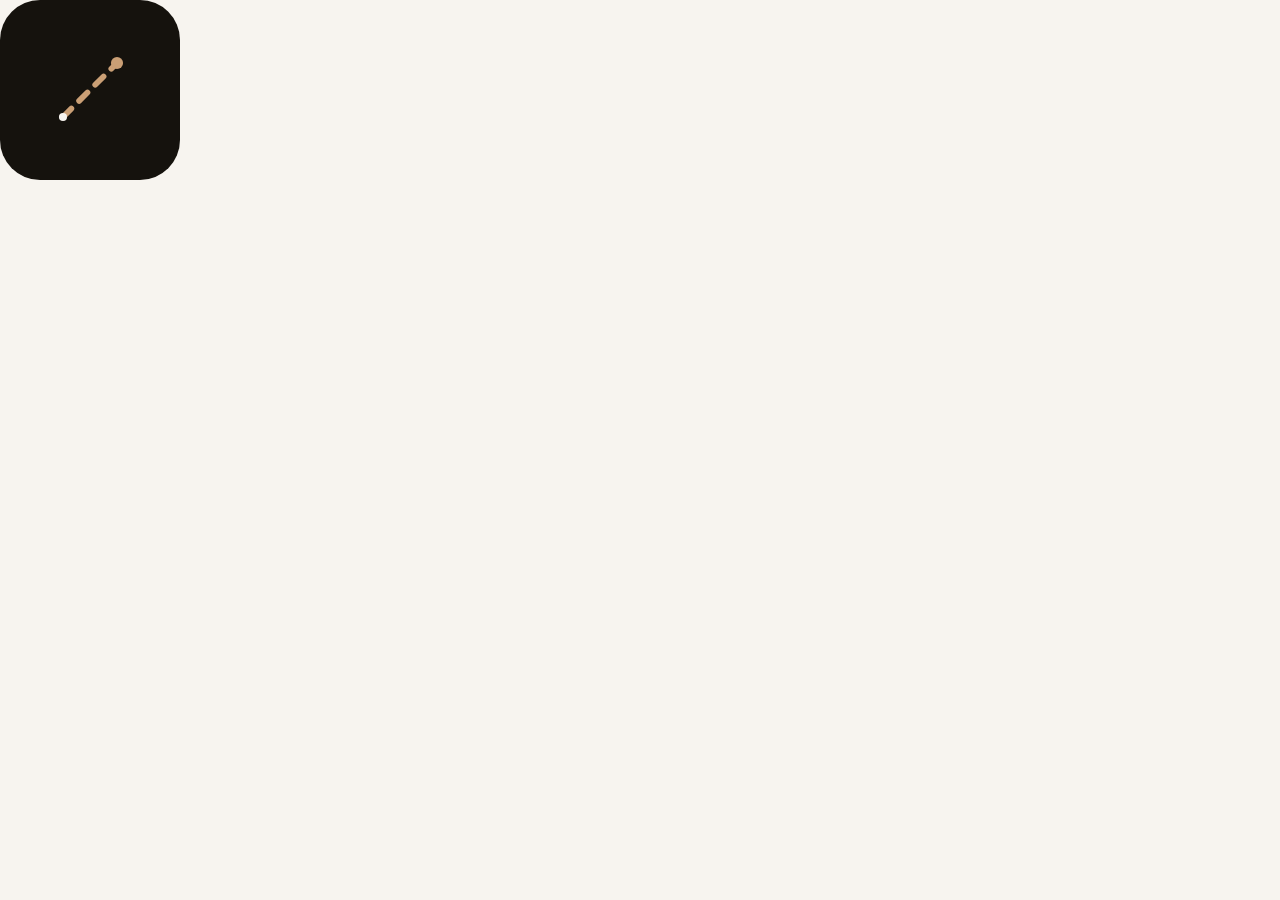
<file: tools/icon.html>
<!DOCTYPE html>
<html lang="ru">
<head>
<meta charset="utf-8">
<style>
  * { margin: 0; box-sizing: border-box; }
  html, body { width: 180px; height: 180px; background: #f7f4ef; }
  body { display: grid; place-items: center; }
  .icon {
    width: 180px;
    height: 180px;
    border-radius: 40px;
    background: #15120d;
    display: grid;
    place-items: center;
  }
  svg { width: 108px; height: 108px; }
</style>
</head>
<body>
  <div class="icon">
    <svg viewBox="0 0 64 64" xmlns="http://www.w3.org/2000/svg" aria-hidden="true">
      <path d="M16 48 48 16" stroke="#ca9f75" stroke-width="3.4" stroke-linecap="round" stroke-dasharray="7 6.5" fill="none"/>
      <circle cx="48" cy="16" r="3.6" fill="#ca9f75"/>
      <circle cx="16" cy="48" r="2.4" fill="#f7f4ef"/>
    </svg>
  </div>
</body>
</html>
</file>
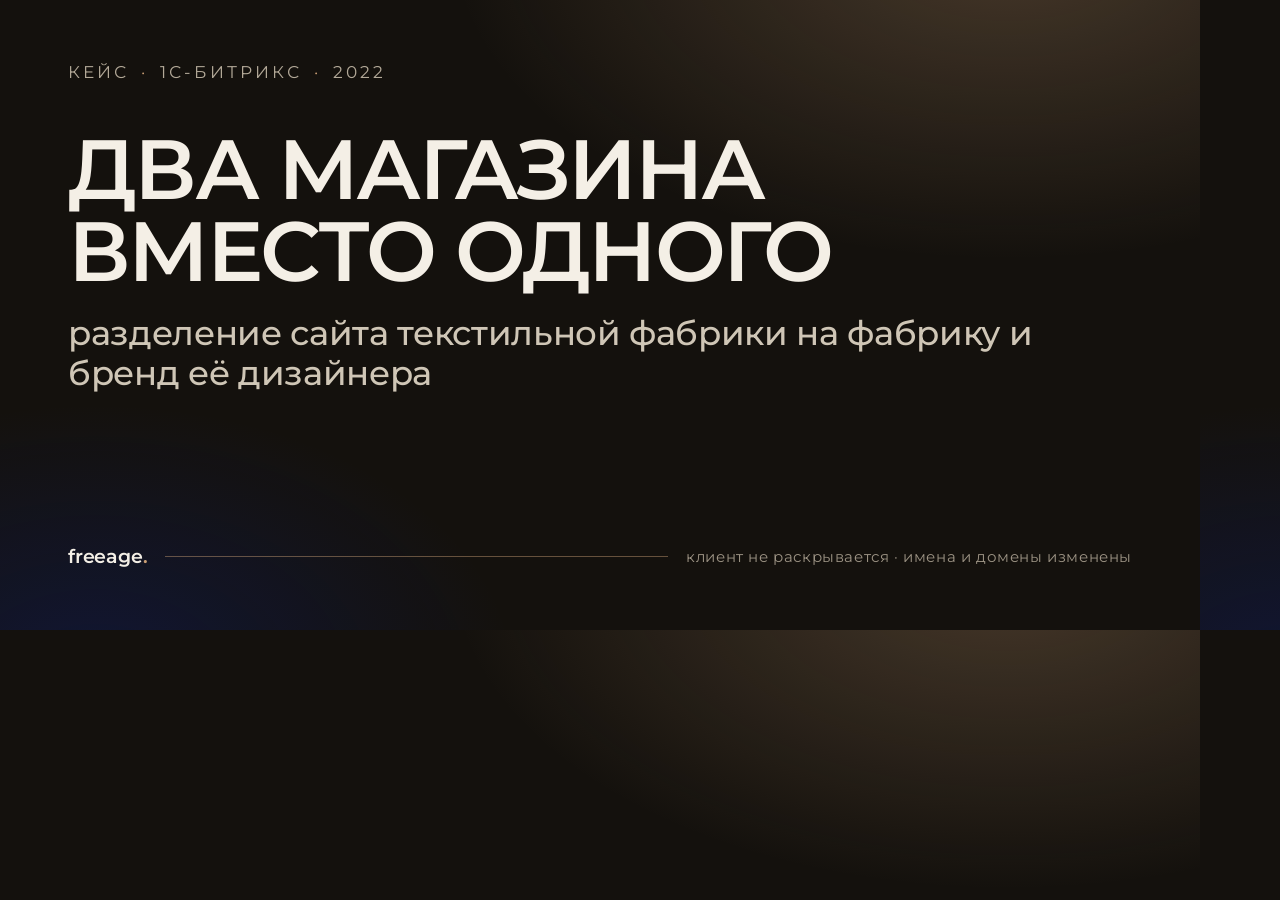
<file: tools/og-card.html>
<!DOCTYPE html>
<html lang="ru">
<head>
<meta charset="utf-8">
<style>
  @font-face {
    font-family: "Montserrat";
    src: url("../assets/fonts/montserrat-cyrillic.woff2") format("woff2");
    font-weight: 100 900;
    font-display: block;
    unicode-range: U+0301, U+0400-045F, U+0490-0491, U+04B0-04B1, U+2116;
  }
  @font-face {
    font-family: "Montserrat";
    src: url("../assets/fonts/montserrat-latin.woff2") format("woff2");
    font-weight: 100 900;
    font-display: block;
    unicode-range: U+0000-00FF, U+0131, U+0152-0153, U+02BB-02BC, U+02C6, U+02DA, U+02DC,
      U+0304, U+0308, U+0329, U+2000-206F, U+20AC, U+2122;
  }

  * { margin: 0; box-sizing: border-box; }

  html, body {
    width: 1200px;
    height: 630px;
    overflow: hidden;
  }

  body {
    font-family: "Montserrat", sans-serif;
    background:
      radial-gradient(900px 520px at 84% -10%, rgba(202, 159, 117, 0.28), transparent 62%),
      radial-gradient(700px 460px at 8% 108%, rgba(4, 41, 193, 0.22), transparent 60%),
      #14110d;
    color: #f4efe6;
    padding: 62px 68px;
    display: flex;
    flex-direction: column;
  }

  .top {
    display: flex;
    align-items: center;
    gap: 12px;
    font-size: 17px;
    letter-spacing: 0.18em;
    text-transform: uppercase;
    color: #b3a998;
  }

  .dot { color: #ca9f75; }

  h1 {
    margin-top: 46px;
    font-size: 84px;
    font-weight: 600;
    line-height: 0.98;
    letter-spacing: -0.03em;
    text-transform: uppercase;
  }

  h1 .sub {
    display: block;
    margin-top: 20px;
    font-size: 34px;
    font-weight: 500;
    line-height: 1.2;
    letter-spacing: -0.01em;
    text-transform: none;
    color: #cfc6b6;
  }

  .bottom {
    display: flex;
    align-items: center;
    gap: 18px;
    margin-top: auto;
    font-size: 19px;
    color: #b3a998;
  }

  .brand {
    color: #f4efe6;
    font-weight: 600;
    letter-spacing: -0.01em;
  }

  .rule {
    flex: 1;
    height: 1px;
    background: rgba(202, 159, 117, 0.45);
  }

  .sites {
    font-size: 15px;
    letter-spacing: 0.04em;
    color: #9c9384;
  }
</style>
</head>
<body>
  <div class="top">
    <span>Кейс</span><span class="dot">·</span><span>1С-Битрикс</span><span class="dot">·</span><span>2022</span>
  </div>

  <h1>
    Два магазина<br>вместо одного
    <span class="sub">разделение сайта текстильной фабрики на фабрику и бренд её дизайнера</span>
  </h1>

  <div class="bottom">
    <span class="brand">freeage<span class="dot">.</span></span>
    <span class="rule"></span>
    <span class="sites">клиент не раскрывается · имена и домены изменены</span>
  </div>
</body>
</html>
</file>
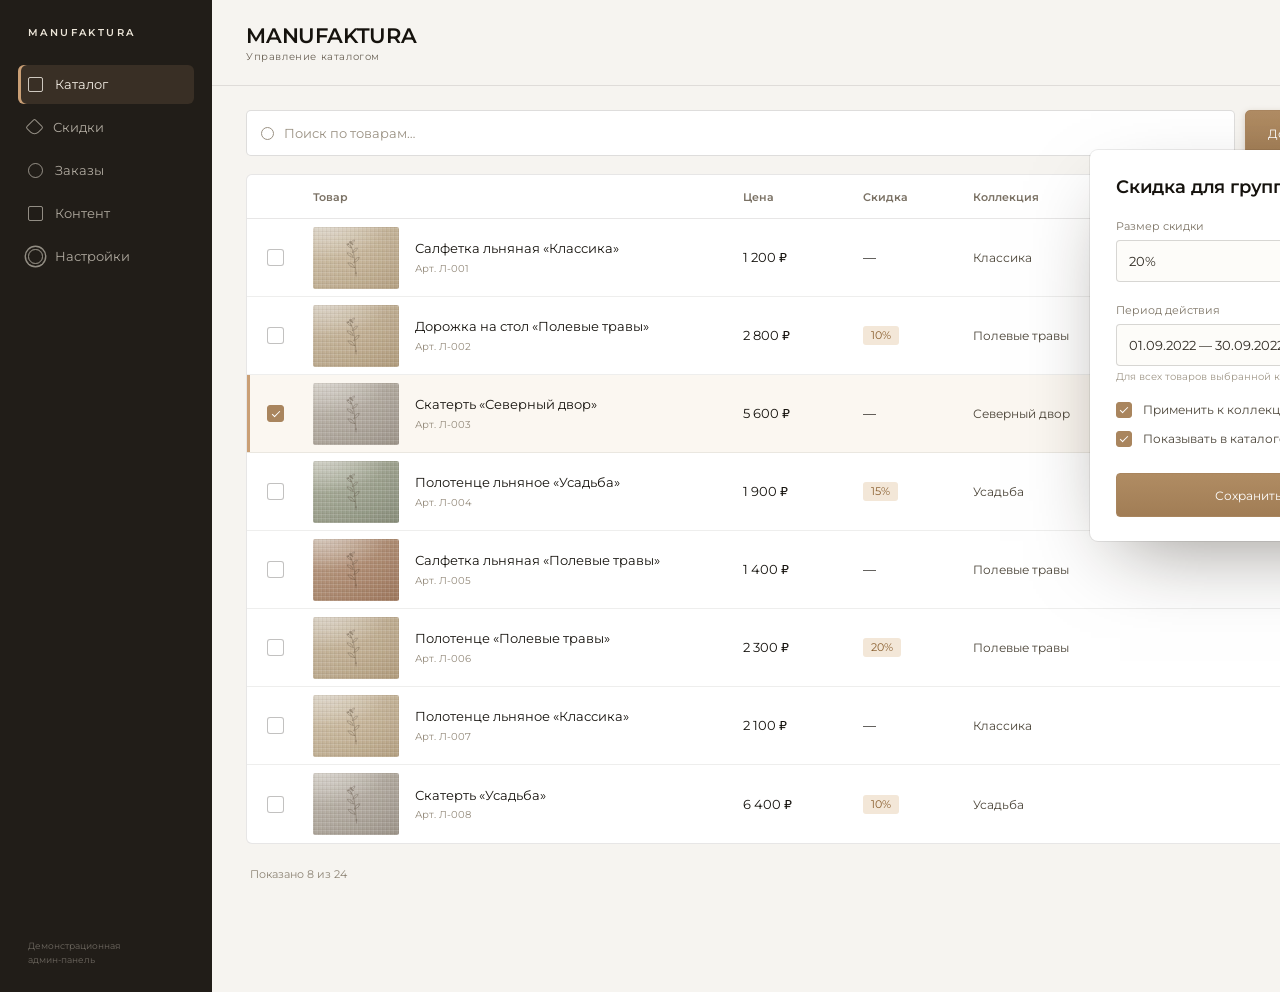
<file: tools/mockups/admin-discounts.html>
<!DOCTYPE html>
<html lang="ru">
<head>
<meta charset="utf-8">
<title>admin-discounts</title>
<link rel="stylesheet" href="mock.css">
<style>
  html, body { width: 1586px; height: 992px; }

  .app { display: flex; height: 100%; background: #f6f4f0; }

  /* ---------- sidebar ---------- */
  .side {
    display: flex;
    flex-direction: column;
    flex: none;
    width: 212px;
    padding: 26px 18px;
    background: #211d18;
    color: #ece5d8;
  }

  .side__brand {
    padding: 0 10px 26px;
    font-size: 10px;
    font-weight: 600;
    letter-spacing: 0.24em;
  }

  .side__nav { display: flex; flex-direction: column; gap: 4px; }

  .side__item {
    display: flex;
    align-items: center;
    gap: 12px;
    padding: 12px 10px;
    border-radius: 6px;
    font-size: 12.5px;
    color: rgba(236, 229, 216, 0.7);
  }

  .side__item.is-active {
    background: rgba(202, 159, 117, 0.14);
    color: #f4efe6;
    box-shadow: inset 3px 0 0 #ca9f75;
  }

  .side__icon {
    position: relative;
    width: 15px;
    height: 15px;
    border: 1.4px solid currentColor;
    border-radius: 2px;
    opacity: 0.8;
  }

  .side__icon--round { border-radius: 50%; }
  .side__icon--tag { border-radius: 2px 2px 2px 6px; transform: rotate(-45deg); width: 13px; height: 13px; }
  .side__icon--gear { border-radius: 50%; box-shadow: 0 0 0 2px #211d18, 0 0 0 3.4px currentColor; }

  .side__foot {
    margin-top: auto;
    padding: 0 10px;
    font-size: 9px;
    line-height: 1.5;
    color: rgba(236, 229, 216, 0.38);
  }

  /* ---------- main ---------- */
  .main { position: relative; flex: 1; min-width: 0; background: #f6f4f0; }

  .top {
    display: flex;
    align-items: center;
    height: 86px;
    padding: 0 34px;
    border-bottom: 1px solid rgba(21, 18, 13, 0.1);
  }

  .top__title { font-size: 21px; font-weight: 600; letter-spacing: -0.01em; }
  .top__sub { margin-top: 2px; font-size: 10px; letter-spacing: 0.06em; color: var(--muted); }

  .top__right { display: flex; align-items: center; gap: 18px; margin-left: auto; }

  .top__bell {
    position: relative;
    width: 18px;
    height: 18px;
    border: 1.5px solid var(--ink-soft);
    border-radius: 50% 50% 40% 40%;
    opacity: 0.55;
  }

  .avatar {
    display: grid;
    place-items: center;
    width: 34px;
    height: 34px;
    border-radius: 50%;
    background: #e2d6c4;
    border: 1px solid rgba(21, 18, 13, 0.12);
    font-size: 10px;
    font-weight: 600;
    color: #6b5535;
  }

  .content { padding: 24px 34px 0; }

  .toolbar { display: flex; gap: 10px; align-items: center; margin-bottom: 18px; }

  .search {
    display: flex;
    align-items: center;
    gap: 10px;
    flex: 1;
    height: 46px;
    padding: 0 14px;
    border: 1px solid rgba(21, 18, 13, 0.14);
    border-radius: 5px;
    background: #fff;
    font-size: 12.5px;
    color: #9a9183;
  }

  .search__icon {
    width: 13px;
    height: 13px;
    border: 1.6px solid #9a9183;
    border-radius: 50%;
  }

  .tbtn {
    display: inline-flex;
    align-items: center;
    justify-content: center;
    height: 46px;
    padding: 0 22px;
    border: 1px solid rgba(21, 18, 13, 0.16);
    border-radius: 5px;
    background: #fff;
    font-size: 12px;
    color: var(--ink-soft);
    white-space: nowrap;
  }

  .tbtn--accent {
    border-color: #a9855e;
    background: linear-gradient(180deg, #b08c63, #a17d55);
    color: #fff;
    box-shadow: 0 2px 6px rgba(120, 88, 52, 0.25);
  }

  .tbtn--icon { width: 46px; padding: 0; }

  /* ---------- table ---------- */
  .table {
    overflow: hidden;
    border: 1px solid rgba(21, 18, 13, 0.1);
    border-radius: 6px;
    background: #fff;
  }

  .thead,
  .trow {
    display: grid;
    grid-template-columns: 46px 430px 120px 110px 1fr;
    align-items: center;
    padding: 0 20px;
  }

  .thead {
    height: 44px;
    border-bottom: 1px solid rgba(21, 18, 13, 0.1);
    font-size: 11px;
    font-weight: 600;
    color: #7a7164;
  }

  .trow {
    height: 78px;
    border-bottom: 1px solid rgba(21, 18, 13, 0.07);
    font-size: 12.5px;
  }

  .trow:last-child { border-bottom: 0; }
  .trow.is-selected { background: #fbf7f1; box-shadow: inset 3px 0 0 #ca9f75; }

  .check {
    display: grid;
    place-items: center;
    width: 17px;
    height: 17px;
    border: 1.4px solid rgba(21, 18, 13, 0.26);
    border-radius: 3px;
    background: #fff;
  }

  .check.is-on { border-color: #a9855e; background: #a9855e; }
  .check.is-on::after {
    content: "";
    width: 8px;
    height: 4px;
    margin-top: -2px;
    border-left: 1.6px solid #fff;
    border-bottom: 1.6px solid #fff;
    transform: rotate(-45deg);
  }

  .product { display: flex; align-items: center; gap: 16px; }

  .pthumb { width: 86px; height: 62px; flex: none; }
  .pthumb .sprig { width: 40%; height: 66%; }

  .pname { font-size: 13px; line-height: 1.3; }
  .part { margin-top: 5px; font-size: 10px; color: #948a7b; }

  .badge {
    display: inline-block;
    padding: 3px 8px;
    border-radius: 3px;
    background: #f3e7d8;
    font-size: 10.5px;
    color: #8a5f2f;
  }

  .collection { font-size: 12px; color: #4b4438; }

  /* ---------- modal ---------- */
  .modal {
    position: absolute;
    top: 150px;
    right: 62px;
    width: 434px;
    padding: 26px 26px 24px;
    border-radius: 8px;
    background: #fff;
    box-shadow: 0 30px 80px -30px rgba(30, 22, 12, 0.5), 0 0 0 1px rgba(21, 18, 13, 0.08);
  }

  .modal__head { display: flex; align-items: flex-start; justify-content: space-between; }
  .modal__title { font-size: 18px; font-weight: 600; letter-spacing: -0.01em; }

  .modal__close {
    display: grid;
    place-items: center;
    width: 22px;
    height: 22px;
    color: #8d8475;
    font-size: 14px;
  }

  .modal__label { margin: 22px 0 7px; font-size: 10.5px; color: #7d7466; }

  .modal__input {
    display: flex;
    align-items: center;
    justify-content: space-between;
    height: 42px;
    padding: 0 12px;
    border: 1px solid rgba(21, 18, 13, 0.16);
    border-radius: 4px;
    background: #fdfcf9;
    font-size: 12.5px;
    color: #2f2a22;
  }

  .modal__hint { margin-top: 5px; font-size: 9.5px; color: #a0988a; }

  .cal {
    width: 13px;
    height: 13px;
    border: 1.4px solid #8d8475;
    border-radius: 2px;
    box-shadow: inset 0 4px 0 #8d8475;
  }

  .opts { display: flex; flex-direction: column; gap: 13px; margin-top: 20px; }

  .opt { display: flex; align-items: center; gap: 11px; font-size: 11.5px; color: #4b4438; }

  .opt .check { width: 16px; height: 16px; }

  .modal__actions { display: flex; gap: 10px; margin-top: 26px; }

  .mbtn {
    display: grid;
    place-items: center;
    height: 44px;
    border: 1px solid rgba(21, 18, 13, 0.16);
    border-radius: 4px;
    background: #fff;
    font-size: 12px;
    color: #4b4438;
  }

  .mbtn--primary {
    flex: 1;
    border-color: #a9855e;
    background: linear-gradient(180deg, #b08c63, #a17d55);
    color: #fff;
  }

  .mbtn--ghost { width: 108px; }

  .pager {
    display: flex;
    align-items: center;
    justify-content: space-between;
    padding: 16px 4px;
    font-size: 11px;
    color: #8d8475;
  }

  .pager__pages { display: flex; gap: 6px; }

  .pager__pages i {
    display: grid;
    place-items: center;
    width: 28px;
    height: 28px;
    border: 1px solid rgba(21, 18, 13, 0.14);
    border-radius: 4px;
    font-style: normal;
    font-size: 10.5px;
  }

  .pager__pages i.is-on {
    border-color: #211d18;
    background: #211d18;
    color: #f4efe6;
  }
</style>
</head>
<body>
  <div class="app">
    <aside class="side">
      <p class="side__brand">MANUFAKTURA</p>
      <nav class="side__nav">
        <span class="side__item is-active"><i class="side__icon"></i>Каталог</span>
        <span class="side__item"><i class="side__icon side__icon--tag"></i>Скидки</span>
        <span class="side__item"><i class="side__icon side__icon--round"></i>Заказы</span>
        <span class="side__item"><i class="side__icon"></i>Контент</span>
        <span class="side__item"><i class="side__icon side__icon--gear"></i>Настройки</span>
      </nav>
      <p class="side__foot">Демонстрационная<br>админ-панель</p>
    </aside>

    <div class="main">
      <div class="top">
        <div>
          <p class="top__title">MANUFAKTURA</p>
          <p class="top__sub">Управление каталогом</p>
        </div>
        <div class="top__right">
          <i class="top__bell"></i>
          <span class="avatar">АД</span>
        </div>
      </div>

      <div class="content">
        <div class="toolbar">
          <div class="search"><i class="search__icon"></i>Поиск по товарам…</div>
          <span class="tbtn tbtn--accent">Добавить товар</span>
          <span class="tbtn">Импорт</span>
          <span class="tbtn tbtn--icon">···</span>
        </div>

        <div class="table">
          <div class="thead">
            <span></span>
            <span>Товар</span>
            <span>Цена</span>
            <span>Скидка</span>
            <span>Коллекция</span>
          </div>

          <div class="trow">
            <span class="check"></span>
            <div class="product">
              <span class="thumb pthumb linen tone-sand"><span class="sprig"></span></span>
              <div><p class="pname">Салфетка льняная «Классика»</p><p class="part">Арт. Л-001</p></div>
            </div>
            <span>1 200 ₽</span>
            <span>—</span>
            <span class="collection">Классика</span>
          </div>

          <div class="trow">
            <span class="check"></span>
            <div class="product">
              <span class="thumb pthumb linen tone-linen"><span class="sprig"></span></span>
              <div><p class="pname">Дорожка на стол «Полевые травы»</p><p class="part">Арт. Л-002</p></div>
            </div>
            <span>2 800 ₽</span>
            <span><span class="badge">10%</span></span>
            <span class="collection">Полевые травы</span>
          </div>

          <div class="trow is-selected">
            <span class="check is-on"></span>
            <div class="product">
              <span class="thumb pthumb linen tone-ash"><span class="sprig"></span></span>
              <div><p class="pname">Скатерть «Северный двор»</p><p class="part">Арт. Л-003</p></div>
            </div>
            <span>5 600 ₽</span>
            <span>—</span>
            <span class="collection">Северный двор</span>
          </div>

          <div class="trow">
            <span class="check"></span>
            <div class="product">
              <span class="thumb pthumb linen tone-sage"><span class="sprig"></span></span>
              <div><p class="pname">Полотенце льняное «Усадьба»</p><p class="part">Арт. Л-004</p></div>
            </div>
            <span>1 900 ₽</span>
            <span><span class="badge">15%</span></span>
            <span class="collection">Усадьба</span>
          </div>

          <div class="trow">
            <span class="check"></span>
            <div class="product">
              <span class="thumb pthumb linen tone-clay"><span class="sprig"></span></span>
              <div><p class="pname">Салфетка льняная «Полевые травы»</p><p class="part">Арт. Л-005</p></div>
            </div>
            <span>1 400 ₽</span>
            <span>—</span>
            <span class="collection">Полевые травы</span>
          </div>

          <div class="trow">
            <span class="check"></span>
            <div class="product">
              <span class="thumb pthumb linen tone-linen"><span class="sprig"></span></span>
              <div><p class="pname">Полотенце «Полевые травы»</p><p class="part">Арт. Л-006</p></div>
            </div>
            <span>2 300 ₽</span>
            <span><span class="badge">20%</span></span>
            <span class="collection">Полевые травы</span>
          </div>

          <div class="trow">
            <span class="check"></span>
            <div class="product">
              <span class="thumb pthumb linen tone-sand"><span class="sprig"></span></span>
              <div><p class="pname">Полотенце льняное «Классика»</p><p class="part">Арт. Л-007</p></div>
            </div>
            <span>2 100 ₽</span>
            <span>—</span>
            <span class="collection">Классика</span>
          </div>

          <div class="trow">
            <span class="check"></span>
            <div class="product">
              <span class="thumb pthumb linen tone-ash"><span class="sprig"></span></span>
              <div><p class="pname">Скатерть «Усадьба»</p><p class="part">Арт. Л-008</p></div>
            </div>
            <span>6 400 ₽</span>
            <span><span class="badge">10%</span></span>
            <span class="collection">Усадьба</span>
          </div>
        </div>

        <div class="pager">
          <span>Показано 8 из 24</span>
          <span class="pager__pages"><i class="is-on">1</i><i>2</i><i>3</i></span>
        </div>
      </div>

      <div class="modal">
        <div class="modal__head">
          <p class="modal__title">Скидка для группы товаров</p>
          <span class="modal__close">✕</span>
        </div>

        <p class="modal__label">Размер скидки</p>
        <div class="modal__input">20%</div>

        <p class="modal__label">Период действия</p>
        <div class="modal__input"><span>01.09.2022 — 30.09.2022</span><i class="cal"></i></div>
        <p class="modal__hint">Для всех товаров выбранной коллекции</p>

        <div class="opts">
          <span class="opt"><span class="check is-on"></span>Применить к коллекции «Полевые травы»</span>
          <span class="opt"><span class="check is-on"></span>Показывать в каталоге</span>
        </div>

        <div class="modal__actions">
          <span class="mbtn mbtn--primary">Сохранить</span>
          <span class="mbtn mbtn--ghost">Отмена</span>
        </div>
      </div>
    </div>
  </div>
</body>
</html>
</file>
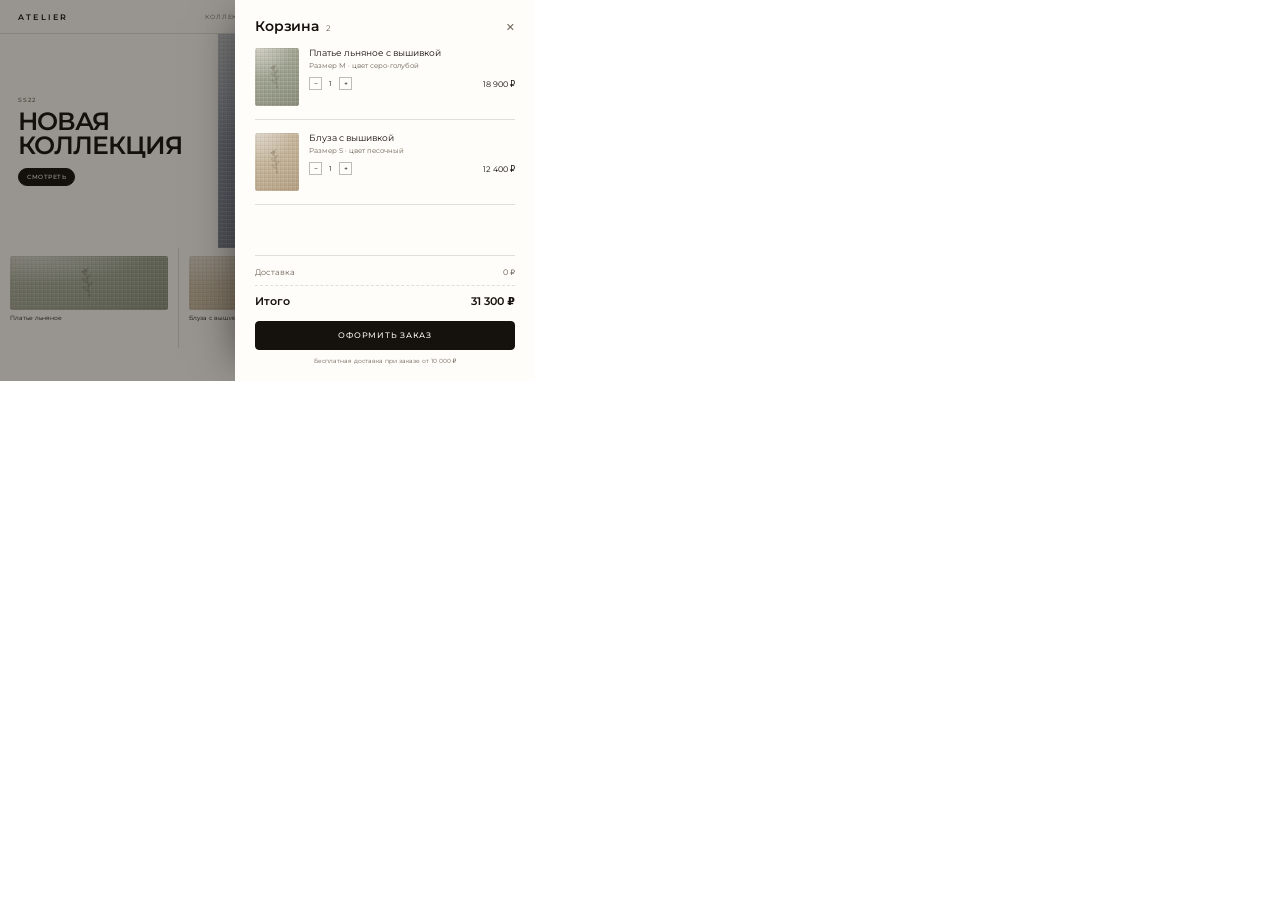
<file: tools/mockups/cart.html>
<!DOCTYPE html>
<html lang="ru">
<head>
<meta charset="utf-8">
<title>cart</title>
<link rel="stylesheet" href="mock.css">
<style>
  html, body { width: 535px; height: 381px; }

  .page { position: relative; width: 100%; height: 100%; overflow: hidden; background: var(--paper); }

  .bg { position: absolute; inset: 0; }

  .bg .site__bar { height: 34px; padding: 0 18px; }
  .bg .wordmark { font-size: 8px; letter-spacing: 0.28em; }
  .bg .site__nav { gap: 13px; font-size: 6px; }
  .bg .icon { width: 8px; height: 8px; }

  .bg__hero { display: grid; grid-template-columns: 218px 1fr; height: 214px; }
  .bg__copy { display: flex; flex-direction: column; justify-content: center; padding: 20px 18px; }
  .bg__eyebrow { font-size: 6px; }
  .bg__copy h1 { margin-top: 6px; font-size: 25px; font-weight: 600; line-height: 0.95; letter-spacing: -0.04em; text-transform: uppercase; }
  .bg__copy .btn { margin-top: 10px; padding: 5px 8px; font-size: 5.5px; align-self: flex-start; }
  .bg__visual { position: relative; overflow: hidden; }
  .bg__visual .sprig { position: absolute; left: 50%; top: 50%; width: 90px; height: 120px; transform: translate(-50%, -50%); color: rgba(247, 244, 239, 0.8); }
  .bg__ghost { position: absolute; right: -6px; bottom: -24px; font-size: 120px; font-weight: 600; color: rgba(247, 244, 239, 0.14); letter-spacing: -0.06em; }

  .bg__cards { display: grid; grid-template-columns: repeat(3, 1fr); gap: 1px; height: 100px; background: var(--line); }
  .bg__card { padding: 8px 10px; background: var(--paper); }
  .bg__thumb { height: 54px; }
  .bg__name { margin-top: 4px; font-size: 6px; }

  .overlay { position: absolute; inset: 0; background: rgba(20, 17, 13, 0.42); }

  .drawer {
    position: absolute;
    right: 0;
    top: 0;
    bottom: 0;
    width: 300px;
    padding: 17px 20px 16px;
    background: #fffdf9;
    box-shadow: -18px 0 40px -20px rgba(20, 17, 13, 0.6);
    display: flex;
    flex-direction: column;
  }

  .drawer__head { display: flex; align-items: baseline; gap: 7px; }
  .drawer__title { font-size: 14px; font-weight: 600; letter-spacing: -0.01em; }
  .drawer__count { font-size: 8px; color: var(--muted); }
  .drawer__close { margin-left: auto; font-size: 11px; color: var(--muted); }

  .item { display: flex; gap: 10px; padding: 13px 0; border-bottom: 1px solid var(--line); }
  .item:first-of-type { margin-top: 4px; }
  .item__thumb { width: 44px; height: 58px; flex: none; }
  .item__main { flex: 1; min-width: 0; }
  .item__name { font-size: 8.5px; line-height: 1.3; }
  .item__meta { margin-top: 3px; font-size: 6.5px; color: var(--muted); }
  .item__row { display: flex; align-items: center; justify-content: space-between; margin-top: 7px; }

  .qty { display: flex; align-items: center; gap: 7px; font-size: 7px; }
  .qty span { display: grid; place-items: center; width: 13px; height: 13px; border: 1px solid var(--line-strong); font-size: 7px; }

  .item__price { font-size: 8px; white-space: nowrap; }

  .sum { margin-top: auto; padding-top: 12px; border-top: 1px solid var(--line); }
  .sum__row { display: flex; justify-content: space-between; font-size: 7.5px; color: var(--muted); margin-bottom: 5px; }
  .sum__row--total { margin-top: 8px; padding-top: 8px; border-top: 1px dashed var(--line); color: var(--ink); font-size: 11px; font-weight: 600; }

  .drawer .btn--block { margin-top: 13px; font-size: 7.5px; padding: 9px; }
  .drawer__note { margin-top: 7px; text-align: center; font-size: 6px; color: var(--muted); }
</style>
</head>
<body>
  <div class="page">
    <div class="bg">
      <div class="site">
        <div class="site__bar">
          <span class="wordmark">ATELIER</span>
          <nav class="site__nav"><span>Коллекции</span><span>Лукбук</span><span>О бренде</span></nav>
          <div class="site__icons"><i class="icon"></i><i class="icon icon--bag"></i></div>
        </div>
        <div class="bg__hero">
          <div class="bg__copy">
            <p class="eyebrow bg__eyebrow">SS22</p>
            <h1>Новая коллекция</h1>
            <span class="btn btn--dark">Смотреть</span>
          </div>
          <div class="bg__visual linen tone-indigo">
            <span class="bg__ghost">A</span>
            <span class="sprig"></span>
          </div>
        </div>
        <div class="bg__cards">
          <div class="bg__card"><div class="thumb bg__thumb linen tone-sage"><span class="sprig"></span></div><p class="bg__name">Платье льняное</p></div>
          <div class="bg__card"><div class="thumb bg__thumb linen tone-sand"><span class="sprig"></span></div><p class="bg__name">Блуза с вышивкой</p></div>
          <div class="bg__card"><div class="thumb bg__thumb linen tone-clay"><span class="sprig"></span></div><p class="bg__name">Юбка льняная</p></div>
        </div>
      </div>
    </div>

    <div class="overlay"></div>

    <aside class="drawer">
      <div class="drawer__head">
        <span class="drawer__title">Корзина</span>
        <span class="drawer__count">2</span>
        <span class="drawer__close">✕</span>
      </div>

      <div class="item">
        <div class="thumb item__thumb linen tone-sage"><span class="sprig"></span></div>
        <div class="item__main">
          <p class="item__name">Платье льняное с вышивкой</p>
          <p class="item__meta">Размер M · цвет серо-голубой</p>
          <div class="item__row">
            <span class="qty"><span>−</span>1<span>+</span></span>
            <span class="item__price">18 900 ₽</span>
          </div>
        </div>
      </div>

      <div class="item">
        <div class="thumb item__thumb linen tone-sand"><span class="sprig"></span></div>
        <div class="item__main">
          <p class="item__name">Блуза с вышивкой</p>
          <p class="item__meta">Размер S · цвет песочный</p>
          <div class="item__row">
            <span class="qty"><span>−</span>1<span>+</span></span>
            <span class="item__price">12 400 ₽</span>
          </div>
        </div>
      </div>

      <div class="sum">
        <div class="sum__row"><span>Доставка</span><span>0 ₽</span></div>
        <div class="sum__row sum__row--total"><span>Итого</span><span>31 300 ₽</span></div>
        <span class="btn btn--dark btn--block">Оформить заказ</span>
        <p class="drawer__note">Бесплатная доставка при заказе от 10 000 ₽</p>
      </div>
    </aside>
  </div>
</body>
</html>
</file>
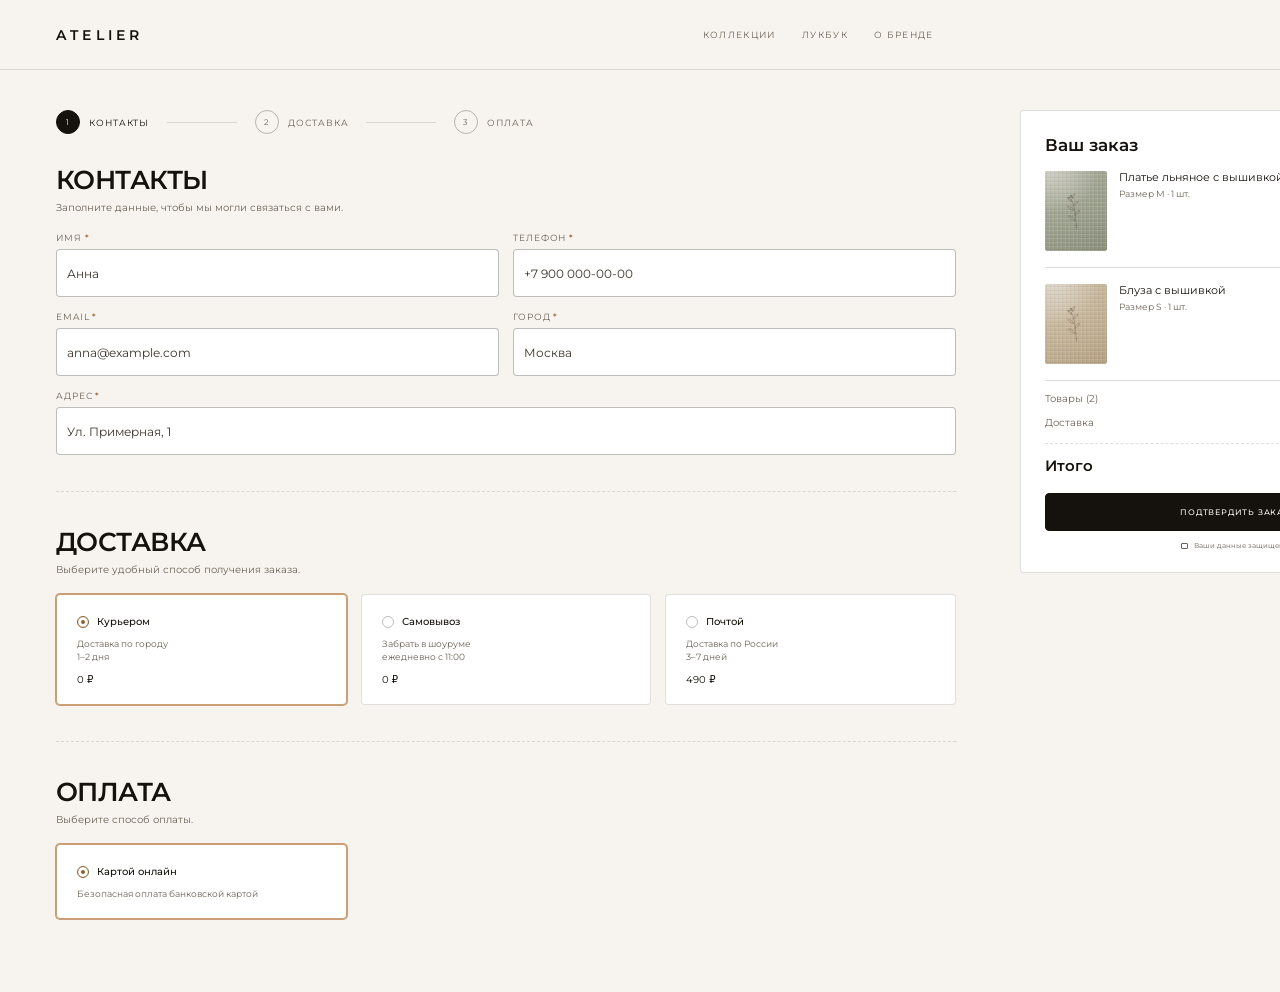
<file: tools/mockups/checkout.html>
<!DOCTYPE html>
<html lang="ru">
<head>
<meta charset="utf-8">
<title>checkout</title>
<link rel="stylesheet" href="mock.css">
<style>
  html, body { width: 1586px; height: 992px; }

  .page { height: 100%; background: var(--paper); }

  .top {
    display: flex;
    align-items: center;
    justify-content: space-between;
    height: 70px;
    padding: 0 56px;
    border-bottom: 1px solid var(--line);
  }

  .top .wordmark { font-size: 14px; letter-spacing: 0.3em; }
  .top__nav { display: flex; gap: 26px; font-size: 9px; letter-spacing: 0.15em; text-transform: uppercase; color: var(--muted); }
  .top__icons { display: flex; gap: 15px; align-items: center; }
  .top__bag { position: relative; }
  .top__bag::after { content: "2"; position: absolute; right: -7px; top: -7px; display: grid; place-items: center; width: 12px; height: 12px; border-radius: 50%; background: var(--accent); color: #fff; font-size: 6px; }

  .wrap { display: grid; grid-template-columns: minmax(0, 900px) 430px; gap: 64px; padding: 40px 56px 0; }

  /* ---------- steps ---------- */
  .steps { display: flex; align-items: center; gap: 18px; margin-bottom: 30px; }

  .step { display: flex; align-items: center; gap: 9px; font-size: 9px; letter-spacing: 0.1em; text-transform: uppercase; color: var(--muted); }
  .step__num { display: grid; place-items: center; width: 24px; height: 24px; border: 1px solid var(--line-strong); border-radius: 50%; font-size: 8px; }
  .step.is-done .step__num { border-color: var(--accent-soft); background: var(--accent-soft); color: #fff; }
  .step.is-current .step__num { border-color: var(--ink); background: var(--ink); color: var(--paper); }
  .step.is-current { color: var(--ink); }
  .step__line { flex: 1; max-width: 70px; height: 1px; background: var(--line); }

  /* ---------- form ---------- */
  h2 { font-size: 26px; font-weight: 600; letter-spacing: -0.02em; text-transform: uppercase; }
  .sub { margin-top: 5px; font-size: 10px; color: var(--muted); }

  .section { padding: 34px 0 36px; border-top: 1px dashed var(--line); }
  .section:first-of-type { border-top: 0; padding-top: 0; }

  .fields { display: grid; grid-template-columns: 1fr 1fr; gap: 14px; margin-top: 18px; }
  .fieldset { display: flex; flex-direction: column; gap: 6px; }
  .fieldset label { font-size: 9px; letter-spacing: 0.1em; text-transform: uppercase; color: var(--muted); }
  .fieldset label b { color: var(--accent); font-weight: 500; }
  .fieldset .field { height: 48px; font-size: 12px; border-color: var(--line-strong); }
  .fieldset--wide { grid-column: 1 / -1; }

  .options { display: grid; grid-template-columns: repeat(3, minmax(0, 1fr)); gap: 14px; margin-top: 18px; }

  .option {
    position: relative;
    padding: 20px 20px 18px;
    border: 1px solid var(--line);
    border-radius: 4px;
    background: #fff;
  }

  .option.is-active { border-color: var(--accent-soft); box-shadow: 0 0 0 1px var(--accent-soft); }
  .option__top { display: flex; align-items: center; gap: 8px; }
  .radio { width: 12px; height: 12px; border: 1px solid var(--line-strong); border-radius: 50%; }
  .option.is-active .radio { border-color: var(--accent); box-shadow: inset 0 0 0 3px #fff, inset 0 0 0 8px var(--accent); }
  .option__title { font-size: 10px; font-weight: 500; }
  .option__desc { margin-top: 9px; font-size: 9px; line-height: 1.45; color: var(--muted); }
  .option__price { margin-top: 10px; font-size: 10px; }

  .option__icon { width: 14px; height: 10px; border: 1px solid var(--ink-soft); border-radius: 1px; opacity: 0.55; }

  /* ---------- summary ---------- */
  .summary {
    align-self: start;
    padding: 24px 24px 22px;
    border: 1px solid var(--line);
    border-radius: 4px;
    background: #fff;
  }

  .summary__head { display: flex; align-items: baseline; justify-content: space-between; }
  .summary__title { font-size: 17px; font-weight: 600; }
  .summary__count { font-size: 8.5px; color: var(--muted); }

  .sitem { display: flex; gap: 12px; padding: 16px 0; border-bottom: 1px solid var(--line); }
  .sitem__thumb { width: 62px; height: 80px; flex: none; }
  .sitem__main { flex: 1; }
  .sitem__name { font-size: 10.5px; line-height: 1.35; }
  .sitem__meta { margin-top: 4px; font-size: 8.5px; color: var(--muted); }
  .sitem__price { font-size: 10px; white-space: nowrap; }

  .sumrow { display: flex; justify-content: space-between; margin-top: 11px; font-size: 10px; color: var(--muted); }
  .sumrow--total { margin-top: 14px; padding-top: 12px; border-top: 1px dashed var(--line); font-size: 15px; font-weight: 600; color: var(--ink); }

  .summary .btn { margin-top: 18px; padding: 13px; font-size: 8px; }
  .summary__note { display: flex; align-items: center; justify-content: center; gap: 6px; margin-top: 10px; font-size: 7px; color: var(--muted); }
  .lock { width: 7px; height: 6px; border: 1px solid var(--muted); border-radius: 1px; }
</style>
</head>
<body>
  <div class="page">
    <header class="top">
      <span class="wordmark">ATELIER</span>
      <nav class="top__nav"><span>Коллекции</span><span>Лукбук</span><span>О бренде</span></nav>
      <div class="top__icons"><i class="icon"></i><i class="icon icon--bag top__bag"></i></div>
    </header>

    <div class="wrap">
      <div>
        <div class="steps">
          <span class="step is-current"><span class="step__num">1</span>Контакты</span>
          <span class="step__line"></span>
          <span class="step"><span class="step__num">2</span>Доставка</span>
          <span class="step__line"></span>
          <span class="step"><span class="step__num">3</span>Оплата</span>
        </div>

        <section class="section">
          <h2>Контакты</h2>
          <p class="sub">Заполните данные, чтобы мы могли связаться с вами.</p>
          <div class="fields">
            <div class="fieldset"><label>Имя <b>*</b></label><div class="field">Анна</div></div>
            <div class="fieldset"><label>Телефон <b>*</b></label><div class="field">+7 900 000-00-00</div></div>
            <div class="fieldset"><label>Email <b>*</b></label><div class="field">anna@example.com</div></div>
            <div class="fieldset"><label>Город <b>*</b></label><div class="field">Москва</div></div>
            <div class="fieldset fieldset--wide"><label>Адрес <b>*</b></label><div class="field">Ул. Примерная, 1</div></div>
          </div>
        </section>

        <section class="section">
          <h2>Доставка</h2>
          <p class="sub">Выберите удобный способ получения заказа.</p>
          <div class="options">
            <div class="option is-active">
              <div class="option__top"><span class="radio"></span><span class="option__title">Курьером</span></div>
              <p class="option__desc">Доставка по городу<br>1–2 дня</p>
              <p class="option__price">0 ₽</p>
            </div>
            <div class="option">
              <div class="option__top"><span class="radio"></span><span class="option__title">Самовывоз</span></div>
              <p class="option__desc">Забрать в шоуруме<br>ежедневно с 11:00</p>
              <p class="option__price">0 ₽</p>
            </div>
            <div class="option">
              <div class="option__top"><span class="radio"></span><span class="option__title">Почтой</span></div>
              <p class="option__desc">Доставка по России<br>3–7 дней</p>
              <p class="option__price">490 ₽</p>
            </div>
          </div>
        </section>

        <section class="section">
          <h2>Оплата</h2>
          <p class="sub">Выберите способ оплаты.</p>
          <div class="options">
            <div class="option is-active">
              <div class="option__top"><span class="radio"></span><span class="option__title">Картой онлайн</span></div>
              <p class="option__desc">Безопасная оплата банковской картой</p>
            </div>
          </div>
        </section>
      </div>

      <aside class="summary">
        <div class="summary__head">
          <span class="summary__title">Ваш заказ</span>
          <span class="summary__count">2 товара</span>
        </div>

        <div class="sitem">
          <div class="thumb sitem__thumb linen tone-sage"><span class="sprig"></span></div>
          <div class="sitem__main">
            <p class="sitem__name">Платье льняное с вышивкой</p>
            <p class="sitem__meta">Размер M · 1 шт.</p>
          </div>
          <span class="sitem__price">18 900 ₽</span>
        </div>

        <div class="sitem">
          <div class="thumb sitem__thumb linen tone-sand"><span class="sprig"></span></div>
          <div class="sitem__main">
            <p class="sitem__name">Блуза с вышивкой</p>
            <p class="sitem__meta">Размер S · 1 шт.</p>
          </div>
          <span class="sitem__price">12 400 ₽</span>
        </div>

        <div class="sumrow"><span>Товары (2)</span><span>31 300 ₽</span></div>
        <div class="sumrow"><span>Доставка</span><span>0 ₽</span></div>
        <div class="sumrow sumrow--total"><span>Итого</span><span>31 300 ₽</span></div>

        <span class="btn btn--dark btn--block">Подтвердить заказ</span>
        <p class="summary__note"><i class="lock"></i>Ваши данные защищены</p>
      </aside>
    </div>
  </div>
</body>
</html>
</file>
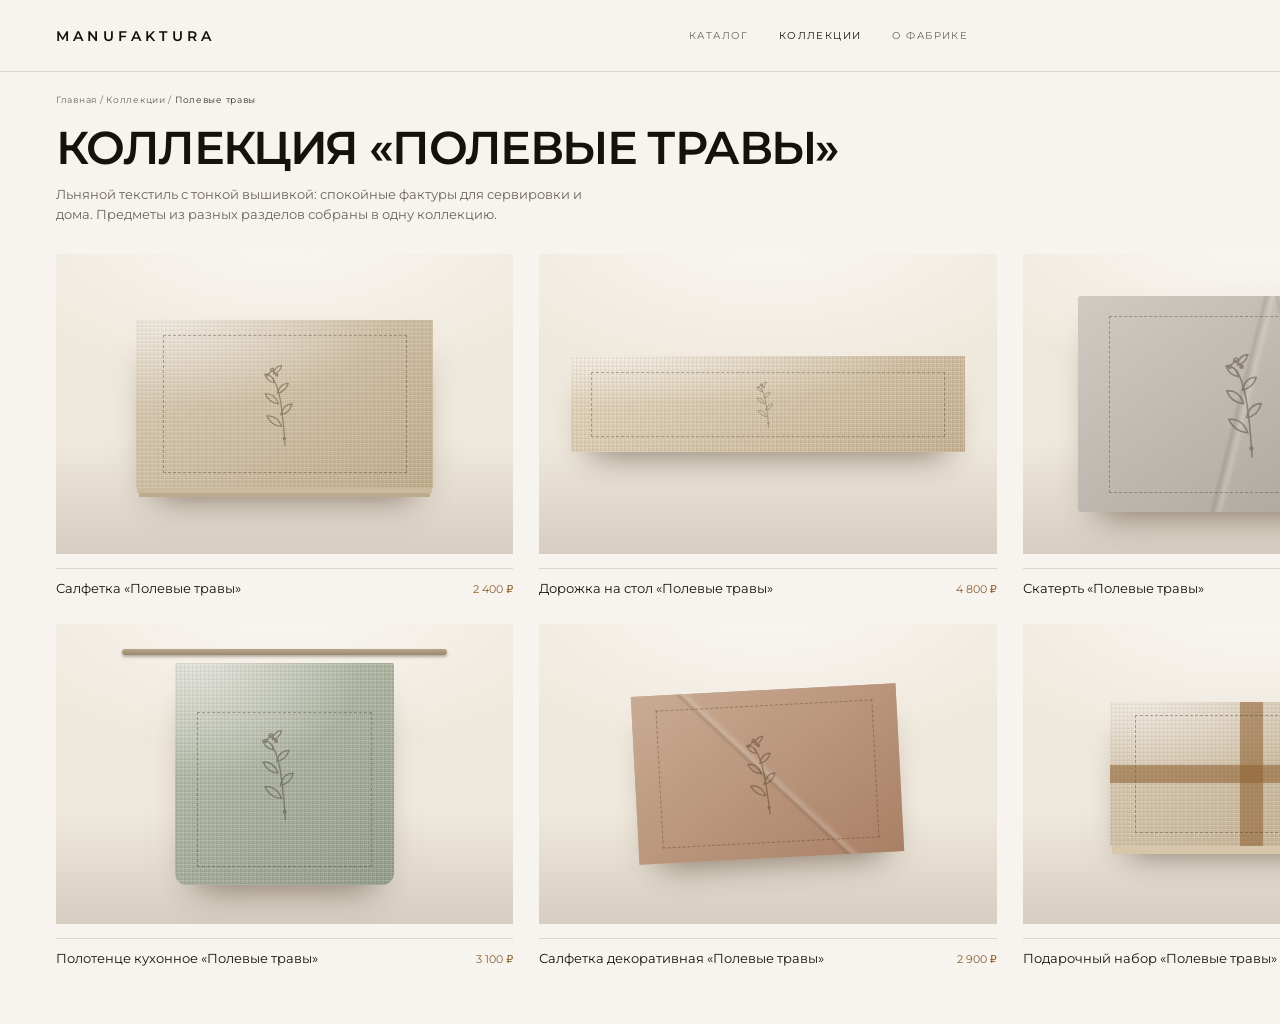
<file: tools/mockups/collections-travy.html>
<!DOCTYPE html>
<html lang="ru">
<head>
<meta charset="utf-8">
<title>collections-travy</title>
<link rel="stylesheet" href="mock.css">
<style>
  html, body { width: 1536px; height: 1024px; }

  .page { height: 100%; background: var(--paper); }

  .top {
    display: flex;
    align-items: center;
    justify-content: space-between;
    height: 72px;
    padding: 0 56px;
    border-bottom: 1px solid var(--line);
  }

  .top .wordmark { font-size: 14px; letter-spacing: 0.3em; }

  .top__nav { display: flex; gap: 30px; font-size: 10px; letter-spacing: 0.14em; text-transform: uppercase; color: var(--muted); }
  .top__nav .is-active { color: var(--ink); }

  .top__icons { display: flex; gap: 16px; }

  .crumbs { padding: 22px 56px 0; font-size: 9px; letter-spacing: 0.08em; color: var(--muted); }
  .crumbs span { color: var(--ink-soft); }

  .head { padding: 20px 56px 30px; }

  .head h1 {
    font-size: 46px;
    font-weight: 600;
    line-height: 1.02;
    letter-spacing: -0.035em;
    text-transform: uppercase;
  }

  .head__sub { max-width: 62ch; margin-top: 12px; font-size: 13px; line-height: 1.55; color: var(--muted); }

  .grid {
    display: grid;
    grid-template-columns: repeat(3, minmax(0, 1fr));
    gap: 26px;
    padding: 0 56px 40px;
  }

  /* ---------- product still life ---------- */
  .pcard__img {
    position: relative;
    display: grid;
    place-items: center;
    height: 300px;
    overflow: hidden;
    background: #efe8dc;
  }

  .pcard__img::after {
    content: "";
    position: absolute;
    inset: 0;
    background:
      radial-gradient(120% 90% at 50% -10%, rgba(255, 255, 255, 0.7), transparent 60%),
      linear-gradient(180deg, transparent 62%, rgba(65, 48, 28, 0.14));
  }

  .obj {
    position: relative;
    z-index: 1;
    box-shadow: 0 22px 34px -20px rgba(60, 42, 24, 0.6);
  }

  .obj .stitch {
    position: absolute;
    inset: 9%;
    border: 1px dashed rgba(74, 54, 32, 0.38);
  }

  .obj .sprig {
    position: absolute;
    left: 50%;
    top: 50%;
    width: 34%;
    height: 52%;
    transform: translate(-50%, -50%);
    color: rgba(58, 42, 24, 0.4);
  }

  .obj--napkin {
    width: 65%;
    height: 56%;
    box-shadow:
      0 6px 0 -1px #cbb99f,
      0 12px 0 -3px #bdab90,
      0 26px 34px -20px rgba(60, 42, 24, 0.7);
  }

  .obj--runner {
    width: 86%;
    height: 32%;
  }

  .obj--runner .stitch { inset: 16% 5%; }

  .obj--cloth {
    width: 76%;
    height: 72%;
    border-radius: 3px;
    background-image:
      linear-gradient(104deg, transparent 46%, rgba(74, 54, 32, 0.13) 47%, rgba(255, 255, 255, 0.18) 48.5%, transparent 50%),
      linear-gradient(76deg, transparent 62%, rgba(74, 54, 32, 0.1) 63%, rgba(255, 255, 255, 0.16) 64.5%, transparent 66%),
      linear-gradient(145deg, var(--tone), var(--tone-2));
  }

  .obj--towel {
    width: 48%;
    height: 74%;
    border-radius: 2px 2px 12px 12px;
  }

  .obj--towel::before {
    content: "";
    position: absolute;
    left: -24%;
    right: -24%;
    top: -14px;
    height: 6px;
    border-radius: 4px;
    background: linear-gradient(180deg, #b9a78d, #9a876d);
    box-shadow: 0 2px 3px rgba(60, 42, 24, 0.35);
  }

  .obj--towel .stitch { inset: 22% 10% 8%; }

  .obj--fold {
    width: 58%;
    height: 56%;
    transform: rotate(-3deg);
    background-image:
      linear-gradient(46deg, transparent 48%, rgba(74, 54, 32, 0.16) 49%, rgba(255, 255, 255, 0.2) 50%, transparent 52%),
      linear-gradient(145deg, var(--tone), var(--tone-2));
  }

  .obj--gift {
    width: 62%;
    height: 48%;
    box-shadow:
      0 10px 0 -2px #d8c6ab,
      0 24px 32px -18px rgba(60, 42, 24, 0.65);
  }

  .obj--gift::before,
  .obj--gift::after {
    content: "";
    position: absolute;
    background: rgba(140, 95, 47, 0.55);
  }

  .obj--gift::before { left: 46%; top: 0; width: 8%; height: 100%; }
  .obj--gift::after { left: 0; top: 44%; width: 100%; height: 12%; }

  .pcard__body {
    display: flex;
    align-items: baseline;
    justify-content: space-between;
    gap: 16px;
    padding-top: 12px;
    border-top: 1px solid var(--line);
    margin-top: 14px;
  }

  .pcard__name { font-size: 12.5px; line-height: 1.35; }
  .pcard__price { font-size: 11px; color: var(--accent); white-space: nowrap; }
</style>
</head>
<body>
  <div class="page">
    <header class="top">
      <span class="wordmark">MANUFAKTURA</span>
      <nav class="top__nav"><span>Каталог</span><span class="is-active">Коллекции</span><span>О фабрике</span></nav>
      <div class="top__icons"><i class="icon"></i><i class="icon icon--bag"></i></div>
    </header>

    <p class="crumbs">Главная / Коллекции / <span>Полевые травы</span></p>

    <div class="head">
      <h1>Коллекция «Полевые травы»</h1>
      <p class="head__sub">Льняной текстиль с тонкой вышивкой: спокойные фактуры для сервировки и дома. Предметы из разных разделов собраны в одну коллекцию.</p>
    </div>

    <div class="grid">
      <article>
        <div class="pcard__img">
          <div class="obj obj--napkin linen tone-linen"><i class="stitch"></i><span class="sprig"></span></div>
        </div>
        <div class="pcard__body"><p class="pcard__name">Салфетка «Полевые травы»</p><p class="pcard__price">2 400 ₽</p></div>
      </article>

      <article>
        <div class="pcard__img">
          <div class="obj obj--runner linen tone-sand"><i class="stitch"></i><span class="sprig"></span></div>
        </div>
        <div class="pcard__body"><p class="pcard__name">Дорожка на стол «Полевые травы»</p><p class="pcard__price">4 800 ₽</p></div>
      </article>

      <article>
        <div class="pcard__img">
          <div class="obj obj--cloth linen tone-ash"><i class="stitch"></i><span class="sprig"></span></div>
        </div>
        <div class="pcard__body"><p class="pcard__name">Скатерть «Полевые травы»</p><p class="pcard__price">12 900 ₽</p></div>
      </article>

      <article>
        <div class="pcard__img">
          <div class="obj obj--towel linen tone-sage"><i class="stitch"></i><span class="sprig"></span></div>
        </div>
        <div class="pcard__body"><p class="pcard__name">Полотенце кухонное «Полевые травы»</p><p class="pcard__price">3 100 ₽</p></div>
      </article>

      <article>
        <div class="pcard__img">
          <div class="obj obj--fold linen tone-clay"><i class="stitch"></i><span class="sprig"></span></div>
        </div>
        <div class="pcard__body"><p class="pcard__name">Салфетка декоративная «Полевые травы»</p><p class="pcard__price">2 900 ₽</p></div>
      </article>

      <article>
        <div class="pcard__img">
          <div class="obj obj--gift linen tone-linen"><i class="stitch"></i></div>
        </div>
        <div class="pcard__body"><p class="pcard__name">Подарочный набор «Полевые травы»</p><p class="pcard__price">8 600 ₽</p></div>
      </article>
    </div>
  </div>
</body>
</html>
</file>
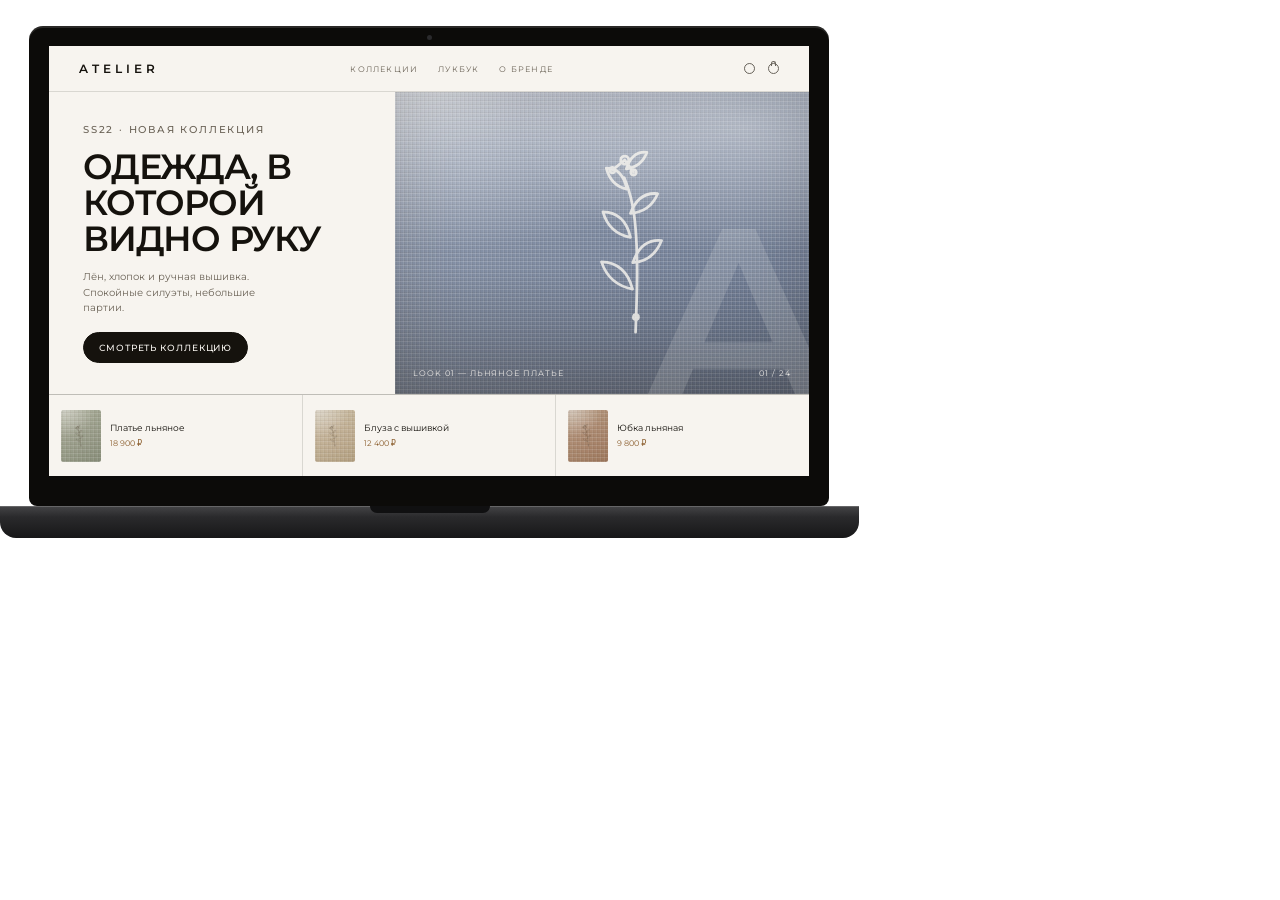
<file: tools/mockups/hero-designer.html>
<!DOCTYPE html>
<html lang="ru">
<head>
<meta charset="utf-8">
<title>hero-designer</title>
<link rel="stylesheet" href="mock.css">
<style>
  html, body { width: 859px; height: 549px; }
  .laptop__screen { background: #f7f4ef; }

  .ds-hero { display: grid; grid-template-columns: 346px minmax(0, 1fr); flex: 1; min-height: 0; }

  .ds-copy {
    display: flex;
    flex-direction: column;
    justify-content: center;
    padding: 26px 26px 26px 34px;
  }

  .ds-copy h1 {
    margin-top: 13px;
    font-size: 35px;
    font-weight: 600;
    line-height: 1.02;
    letter-spacing: -0.035em;
    text-transform: uppercase;
  }

  .ds-lead {
    max-width: 26ch;
    margin-top: 13px;
    font-size: 10px;
    line-height: 1.55;
    color: var(--muted);
  }

  .ds-copy .btn { margin-top: 16px; align-self: flex-start; }

  .ds-visual { position: relative; overflow: hidden; }

  .ds-visual::before {
    content: "";
    position: absolute;
    inset: 0;
    background:
      radial-gradient(90% 70% at 84% 12%, rgba(255, 255, 255, 0.4), transparent 60%),
      linear-gradient(180deg, transparent 58%, rgba(30, 24, 15, 0.24));
  }

  .ds-ghost {
    position: absolute;
    right: -12px;
    bottom: -54px;
    font-size: 260px;
    font-weight: 600;
    line-height: 1;
    letter-spacing: -0.06em;
    color: rgba(247, 244, 239, 0.14);
  }

  .ds-sprig {
    position: absolute;
    left: 42%;
    top: 16%;
    width: 150px;
    height: 200px;
    color: rgba(247, 244, 239, 0.9);
    transform: rotate(6deg);
    opacity: 0.9;
  }

  .ds-cap {
    position: absolute;
    left: 18px;
    right: 18px;
    bottom: 16px;
    display: flex;
    justify-content: space-between;
    align-items: flex-end;
    font-size: 8px;
    letter-spacing: 0.12em;
    text-transform: uppercase;
    color: rgba(247, 244, 239, 0.9);
  }

  .ds-strip {
    display: grid;
    grid-template-columns: repeat(3, minmax(0, 1fr));
    gap: 1px;
    flex: none;
    height: 82px;
    border-top: 1px solid var(--line);
    background: var(--line);
  }

  .ds-strip__item {
    display: flex;
    align-items: center;
    gap: 9px;
    padding: 10px 12px;
    background: var(--paper);
  }

  .ds-strip__thumb { width: 40px; height: 52px; flex: none; }

  .ds-strip__name { font-size: 8.5px; line-height: 1.3; }
  .ds-strip__price { margin-top: 4px; font-size: 8px; color: var(--accent); }
</style>
</head>
<body>
  <div class="laptop">
    <div class="laptop__body">
      <div class="laptop__camera"></div>
      <div class="laptop__screen">
        <div class="site">
          <div class="site__bar">
            <span class="wordmark">ATELIER</span>
            <nav class="site__nav"><span>Коллекции</span><span>Лукбук</span><span>О бренде</span></nav>
            <div class="site__icons"><i class="icon"></i><i class="icon icon--bag"></i></div>
          </div>

          <div class="ds-hero">
            <div class="ds-copy">
              <p class="eyebrow">SS22 · новая коллекция</p>
              <h1>Одежда, в которой видно руку</h1>
              <p class="ds-lead">Лён, хлопок и ручная вышивка. Спокойные силуэты, небольшие партии.</p>
              <span class="btn btn--dark">Смотреть коллекцию</span>
            </div>
            <div class="ds-visual linen tone-indigo">
              <span class="ds-ghost">A</span>
              <span class="sprig ds-sprig"></span>
              <div class="ds-cap"><span>Look 01 — льняное платье</span><span>01 / 24</span></div>
            </div>
          </div>

          <div class="ds-strip">
            <div class="ds-strip__item">
              <div class="thumb ds-strip__thumb linen tone-sage"><span class="sprig"></span></div>
              <div><p class="ds-strip__name">Платье льняное</p><p class="ds-strip__price">18 900 ₽</p></div>
            </div>
            <div class="ds-strip__item">
              <div class="thumb ds-strip__thumb linen tone-sand"><span class="sprig"></span></div>
              <div><p class="ds-strip__name">Блуза с вышивкой</p><p class="ds-strip__price">12 400 ₽</p></div>
            </div>
            <div class="ds-strip__item">
              <div class="thumb ds-strip__thumb linen tone-clay"><span class="sprig"></span></div>
              <div><p class="ds-strip__name">Юбка льняная</p><p class="ds-strip__price">9 800 ₽</p></div>
            </div>
          </div>
        </div>
      </div>
    </div>
    <div class="laptop__base"></div>
  </div>
</body>
</html>
</file>
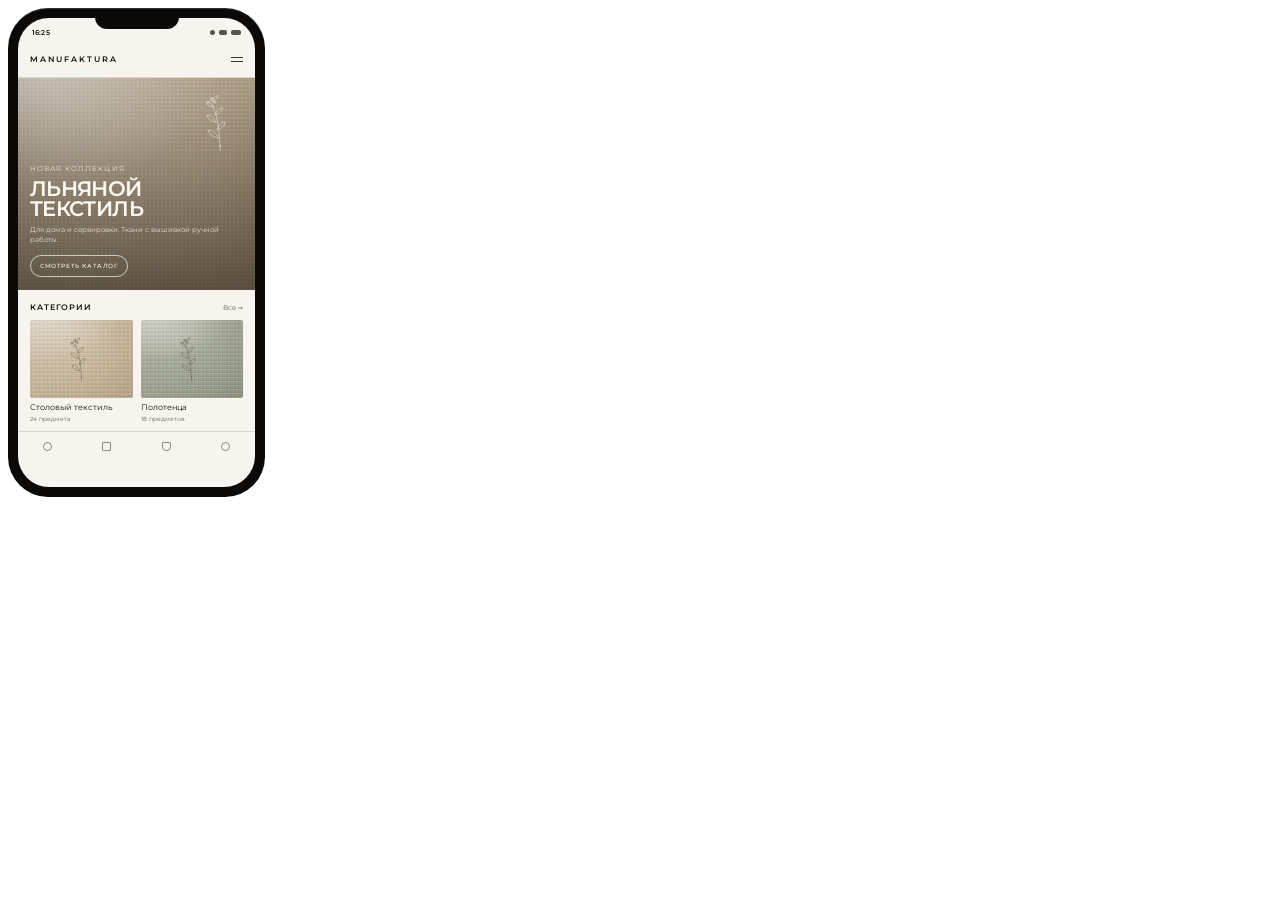
<file: tools/mockups/hero-factory.html>
<!DOCTYPE html>
<html lang="ru">
<head>
<meta charset="utf-8">
<title>hero-factory</title>
<link rel="stylesheet" href="mock.css">
<style>
  html, body { width: 273px; height: 505px; }

  .status {
    display: flex;
    align-items: center;
    justify-content: space-between;
    height: 24px;
    padding: 4px 14px 0;
    font-size: 7px;
    font-weight: 600;
    letter-spacing: 0.02em;
  }

  .status__icons { display: flex; gap: 4px; align-items: center; }
  .status__icons i { width: 5px; height: 5px; border-radius: 50%; background: var(--ink); opacity: 0.7; }
  .status__icons i:nth-child(2) { width: 8px; border-radius: 2px; }
  .status__icons i:nth-child(3) { width: 10px; border-radius: 2px; }

  .shop-bar {
    display: flex;
    align-items: center;
    justify-content: space-between;
    height: 36px;
    padding: 0 12px;
    border-bottom: 1px solid var(--line);
  }

  .shop-bar .wordmark { font-size: 7.5px; letter-spacing: 0.26em; }

  .burger { display: flex; flex-direction: column; gap: 3px; }
  .burger i { width: 12px; height: 1px; background: var(--ink-soft); }

  .hero {
    position: relative;
    overflow: hidden;
    height: 212px;
    padding: 14px 12px 13px;
    display: flex;
    flex-direction: column;
    justify-content: flex-end;
    color: #fbf8f1;
  }

  .hero::before {
    content: "";
    position: absolute;
    inset: 0;
    background: linear-gradient(180deg, rgba(28, 22, 14, 0.12) 0%, rgba(24, 19, 12, 0.58) 100%);
  }

  .hero > * { position: relative; }

  .hero__eyebrow {
    font-size: 6.5px;
    letter-spacing: 0.16em;
    text-transform: uppercase;
    color: rgba(251, 248, 241, 0.8);
  }

  .hero h1 {
    margin-top: 6px;
    font-size: 21px;
    font-weight: 600;
    line-height: 0.98;
    letter-spacing: -0.03em;
    text-transform: uppercase;
  }

  .hero__sub {
    margin-top: 5px;
    font-size: 7px;
    line-height: 1.45;
    color: rgba(251, 248, 241, 0.82);
  }

  .hero .btn {
    align-self: flex-start;
    margin-top: 10px;
    padding: 6px 9px;
    border-color: rgba(251, 248, 241, 0.7);
    color: #fbf8f1;
    font-size: 6px;
  }

  .hero__sprig {
    position: absolute;
    right: 12px;
    top: 12px;
    width: 46px;
    height: 64px;
    color: rgba(251, 248, 241, 0.55);
  }

  .section {
    padding: 12px 12px 0;
  }

  .section__head {
    display: flex;
    align-items: baseline;
    justify-content: space-between;
    margin-bottom: 8px;
  }

  .section__title { font-size: 8px; font-weight: 600; letter-spacing: 0.12em; text-transform: uppercase; }
  .section__link { font-size: 6.5px; color: var(--muted); }

  .cats { display: grid; grid-template-columns: 1fr 1fr; gap: 8px; }

  .cat__img { height: 78px; }

  .cat__name { margin-top: 5px; font-size: 7.5px; line-height: 1.3; }
  .cat__count { margin-top: 2px; font-size: 6px; color: var(--muted); }

  .tabbar {
    display: flex;
    align-items: center;
    justify-content: space-around;
    height: 30px;
    border-top: 1px solid var(--line);
    margin-top: 8px;
  }

  .tabbar i {
    width: 9px;
    height: 9px;
    border: 1px solid var(--ink-soft);
    border-radius: 50%;
    opacity: 0.55;
  }

  .tabbar i:nth-child(2) { border-radius: 1px; }
  .tabbar i:nth-child(3) { border-radius: 1px 1px 4px 4px; }
</style>
</head>
<body>
  <div class="phone">
    <div class="phone__body">
      <div class="phone__screen">
        <div class="status">
          <span>16:25</span>
          <span class="status__icons"><i></i><i></i><i></i></span>
        </div>

        <div class="shop-bar">
          <span class="wordmark">MANUFAKTURA</span>
          <span class="burger"><i></i><i></i></span>
        </div>

        <div class="hero linen tone-linen">
          <span class="sprig hero__sprig"></span>
          <p class="hero__eyebrow">Новая коллекция</p>
          <h1>Льняной текстиль</h1>
          <p class="hero__sub">Для дома и сервировки. Ткани с вышивкой ручной работы.</p>
          <span class="btn">Смотреть каталог</span>
        </div>

        <div class="section">
          <div class="section__head">
            <span class="section__title">Категории</span>
            <span class="section__link">Все →</span>
          </div>
          <div class="cats">
            <div>
              <div class="thumb cat__img linen tone-sand"><span class="sprig"></span></div>
              <p class="cat__name">Столовый текстиль</p>
              <p class="cat__count">24 предмета</p>
            </div>
            <div>
              <div class="thumb cat__img linen tone-sage"><span class="sprig"></span></div>
              <p class="cat__name">Полотенца</p>
              <p class="cat__count">18 предметов</p>
            </div>
          </div>
        </div>

        <div class="tabbar"><i></i><i></i><i></i><i></i></div>
      </div>
    </div>
    <div class="phone__notch"></div>
  </div>
</body>
</html>
</file>
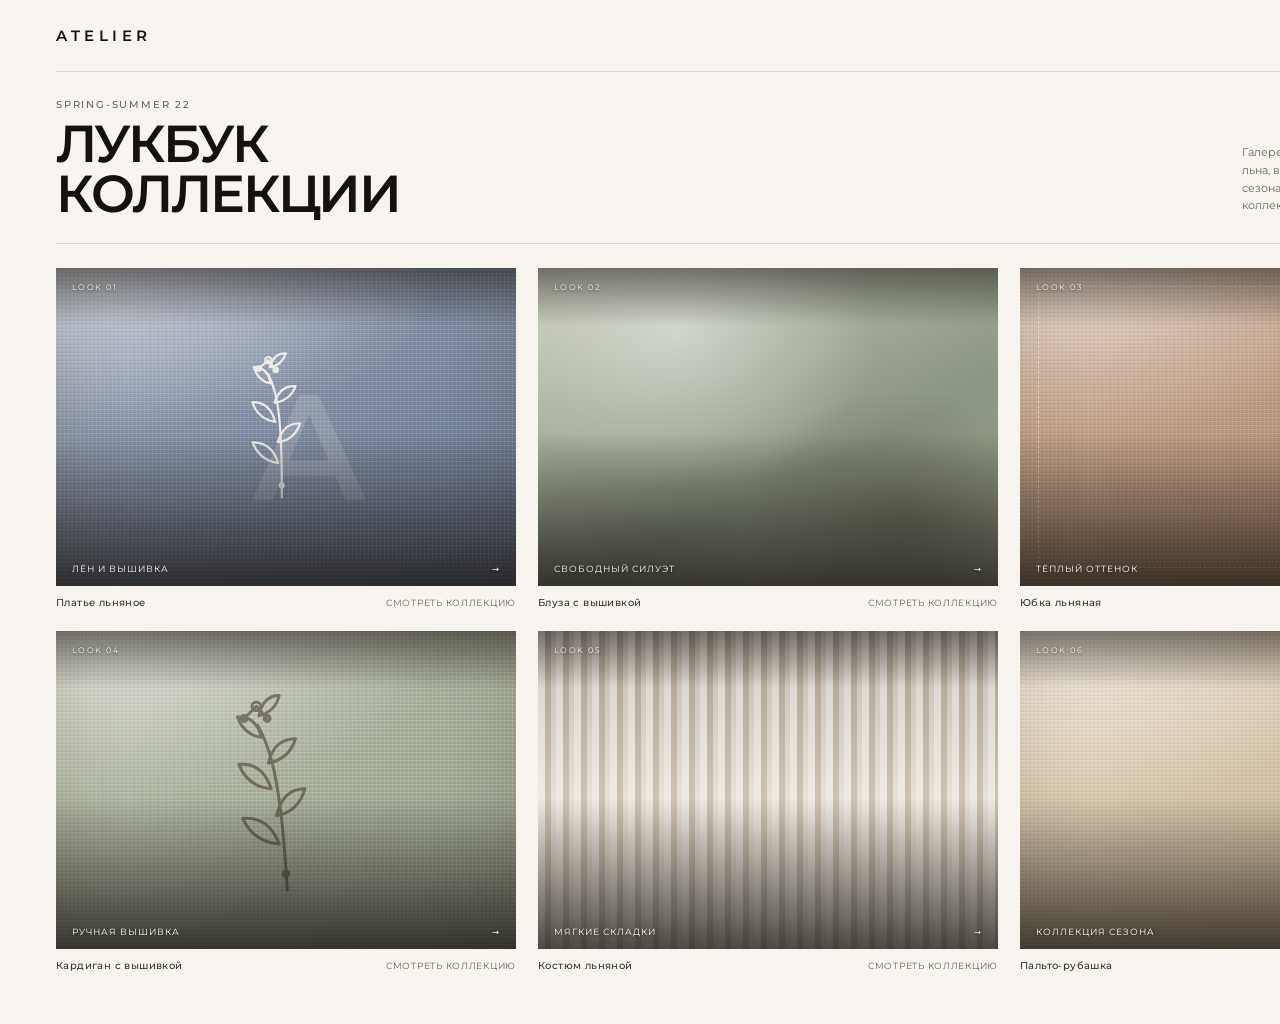
<file: tools/mockups/lookbook-ss22.html>
<!DOCTYPE html>
<html lang="ru">
<head>
<meta charset="utf-8">
<title>lookbook-ss22</title>
<link rel="stylesheet" href="mock.css">
<style>
  html, body { width: 1536px; height: 1024px; }

  .page { height: 100%; padding: 0 56px; background: var(--paper); }

  .top {
    display: flex;
    align-items: center;
    justify-content: space-between;
    height: 72px;
    border-bottom: 1px solid var(--line);
  }

  .top .wordmark { font-size: 15px; letter-spacing: 0.3em; }
  .top__right { display: flex; align-items: center; gap: 22px; font-size: 10px; letter-spacing: 0.18em; text-transform: uppercase; color: var(--muted); }

  .head {
    display: flex;
    align-items: flex-end;
    justify-content: space-between;
    gap: 40px;
    padding: 26px 0 24px;
    border-bottom: 1px solid var(--line);
  }

  .head h1 {
    font-size: 52px;
    font-weight: 600;
    line-height: 0.96;
    letter-spacing: -0.04em;
    text-transform: uppercase;
  }

  .head__side { max-width: 34ch; padding-bottom: 4px; font-size: 11px; line-height: 1.6; color: var(--muted); }
  .head__eyebrow { margin-bottom: 8px; }

  .grid {
    display: grid;
    grid-template-columns: repeat(3, minmax(0, 1fr));
    gap: 22px 22px;
    padding-top: 24px;
  }

  .look { display: flex; flex-direction: column; }

  .frame {
    position: relative;
    height: 318px;
    overflow: hidden;
    background: #e9e1d5;
  }

  .frame > .fill { position: absolute; inset: 0; }

  .frame::after {
    content: "";
    position: absolute;
    inset: 0;
    z-index: 2;
    background: linear-gradient(
      180deg,
      rgba(20, 17, 13, 0.5) 0%,
      rgba(20, 17, 13, 0) 18%,
      rgba(20, 17, 13, 0) 52%,
      rgba(20, 17, 13, 0.74) 100%
    );
  }

  .frame__num {
    position: absolute;
    left: 16px;
    top: 14px;
    z-index: 5;
    font-size: 8px;
    letter-spacing: 0.18em;
    text-transform: uppercase;
    color: rgba(255, 255, 255, 0.92);
    text-shadow: 0 1px 3px rgba(20, 17, 13, 0.5);
  }

  .frame__cap {
    position: absolute;
    left: 16px;
    right: 16px;
    bottom: 12px;
    z-index: 5;
    display: flex;
    align-items: center;
    justify-content: space-between;
    gap: 12px;
    font-size: 8.5px;
    letter-spacing: 0.12em;
    text-transform: uppercase;
    color: #fff;
    text-shadow: 0 1px 3px rgba(20, 17, 13, 0.55);
  }

  .look__caption {
    display: flex;
    align-items: baseline;
    justify-content: space-between;
    gap: 14px;
    padding: 10px 0 0;
    font-size: 9px;
    letter-spacing: 0.08em;
    text-transform: uppercase;
    color: var(--muted);
  }

  .look__caption b { font-weight: 500; color: var(--ink-soft); letter-spacing: 0.04em; text-transform: none; font-size: 10px; }

  /* individual studies */
  .study-type { display: grid; place-items: center; }

  .study-type span {
    font-size: 150px;
    font-weight: 600;
    line-height: 0.8;
    letter-spacing: -0.07em;
    color: rgba(247, 244, 239, 0.16);
    transform: translate(18px, 20px);
  }

  .study-type i {
    position: absolute;
    left: 50%;
    top: 50%;
    width: 120px;
    height: 170px;
    transform: translate(-50%, -52%) rotate(4deg);
    color: rgba(247, 244, 239, 0.9);
  }

  .fold-a {
    background-image:
      radial-gradient(70% 80% at 30% 20%, rgba(255, 255, 255, 0.42), transparent 62%),
      radial-gradient(60% 70% at 80% 80%, rgba(40, 30, 18, 0.28), transparent 60%),
      linear-gradient(155deg, #c4c9b8, #8b9583 62%, #a8b09c);
  }

  .fold-b {
    background-image:
      linear-gradient(158deg, transparent 44%, rgba(58, 42, 24, 0.2) 45%, rgba(255, 255, 255, 0.24) 47%, transparent 49%),
      repeating-linear-gradient(97deg, rgba(255, 255, 255, 0.16) 0 2px, rgba(58, 42, 24, 0.08) 2px 4px, transparent 4px 11px),
      linear-gradient(140deg, #e2d5be, #c2ad8d);
  }

  .pleats {
    background-image:
      repeating-linear-gradient(90deg, rgba(255, 255, 255, 0.36) 0 7px, rgba(88, 66, 40, 0.18) 7px 13px, rgba(255, 255, 255, 0.06) 13px 18px),
      linear-gradient(180deg, rgba(30, 24, 15, 0.22), transparent 55%);
  }

  .study-sprig { display: grid; place-items: center; }
  .study-sprig i { width: 44%; height: 68%; color: rgba(52, 40, 24, 0.5); }

  .study-border::before {
    content: "";
    position: absolute;
    inset: 18px;
    border: 1px dashed rgba(247, 244, 239, 0.55);
    z-index: 2;
  }

  .study-giant span {
    position: absolute;
    right: -12px;
    bottom: -32px;
    font-size: 150px;
    font-weight: 600;
    line-height: 0.8;
    letter-spacing: -0.06em;
    color: rgba(247, 244, 239, 0.18);
  }
</style>
</head>
<body>
  <div class="page">
    <header class="top">
      <span class="wordmark">ATELIER</span>
      <div class="top__right"><span>Лукбук</span><i class="icon"></i><i class="icon icon--bag"></i></div>
    </header>

    <div class="head">
      <div>
        <p class="head__eyebrow eyebrow">Spring-summer 22</p>
        <h1>Лукбук<br>коллекции</h1>
      </div>
      <p class="head__side">Галерея кадров коллекции: фактуры льна, вышивка и цветовые сочетания сезона. Каждый кадр ведёт в карточку коллекции.</p>
    </div>

    <div class="grid">
      <article class="look">
        <div class="frame">
          <div class="fill linen tone-indigo study-type">
            <span>A</span>
            <i class="sprig"></i>
          </div>
          <span class="frame__num">Look 01</span>
          <div class="frame__cap"><span>Лён и вышивка</span><span>→</span></div>
        </div>
        <p class="look__caption"><b>Платье льняное</b><span>Смотреть коллекцию</span></p>
      </article>

      <article class="look">
        <div class="frame">
          <div class="fill fold-a"></div>
          <span class="frame__num">Look 02</span>
          <div class="frame__cap"><span>Свободный силуэт</span><span>→</span></div>
        </div>
        <p class="look__caption"><b>Блуза с вышивкой</b><span>Смотреть коллекцию</span></p>
      </article>

      <article class="look">
        <div class="frame">
          <div class="fill linen tone-clay study-border"></div>
          <span class="frame__num">Look 03</span>
          <div class="frame__cap"><span>Тёплый оттенок</span><span>→</span></div>
        </div>
        <p class="look__caption"><b>Юбка льняная</b><span>Смотреть коллекцию</span></p>
      </article>

      <article class="look">
        <div class="frame">
          <div class="fill linen tone-sage study-sprig"><i class="sprig"></i></div>
          <span class="frame__num">Look 04</span>
          <div class="frame__cap"><span>Ручная вышивка</span><span>→</span></div>
        </div>
        <p class="look__caption"><b>Кардиган с вышивкой</b><span>Смотреть коллекцию</span></p>
      </article>

      <article class="look">
        <div class="frame">
          <div class="fill fold-b pleats"></div>
          <span class="frame__num">Look 05</span>
          <div class="frame__cap"><span>Мягкие складки</span><span>→</span></div>
        </div>
        <p class="look__caption"><b>Костюм льняной</b><span>Смотреть коллекцию</span></p>
      </article>

      <article class="look">
        <div class="frame">
          <div class="fill linen tone-sand study-giant"><span>22</span></div>
          <span class="frame__num">Look 06</span>
          <div class="frame__cap"><span>Коллекция сезона</span><span>→</span></div>
        </div>
        <p class="look__caption"><b>Пальто-рубашка</b><span>Смотреть коллекцию</span></p>
      </article>
    </div>
  </div>
</body>
</html>
</file>
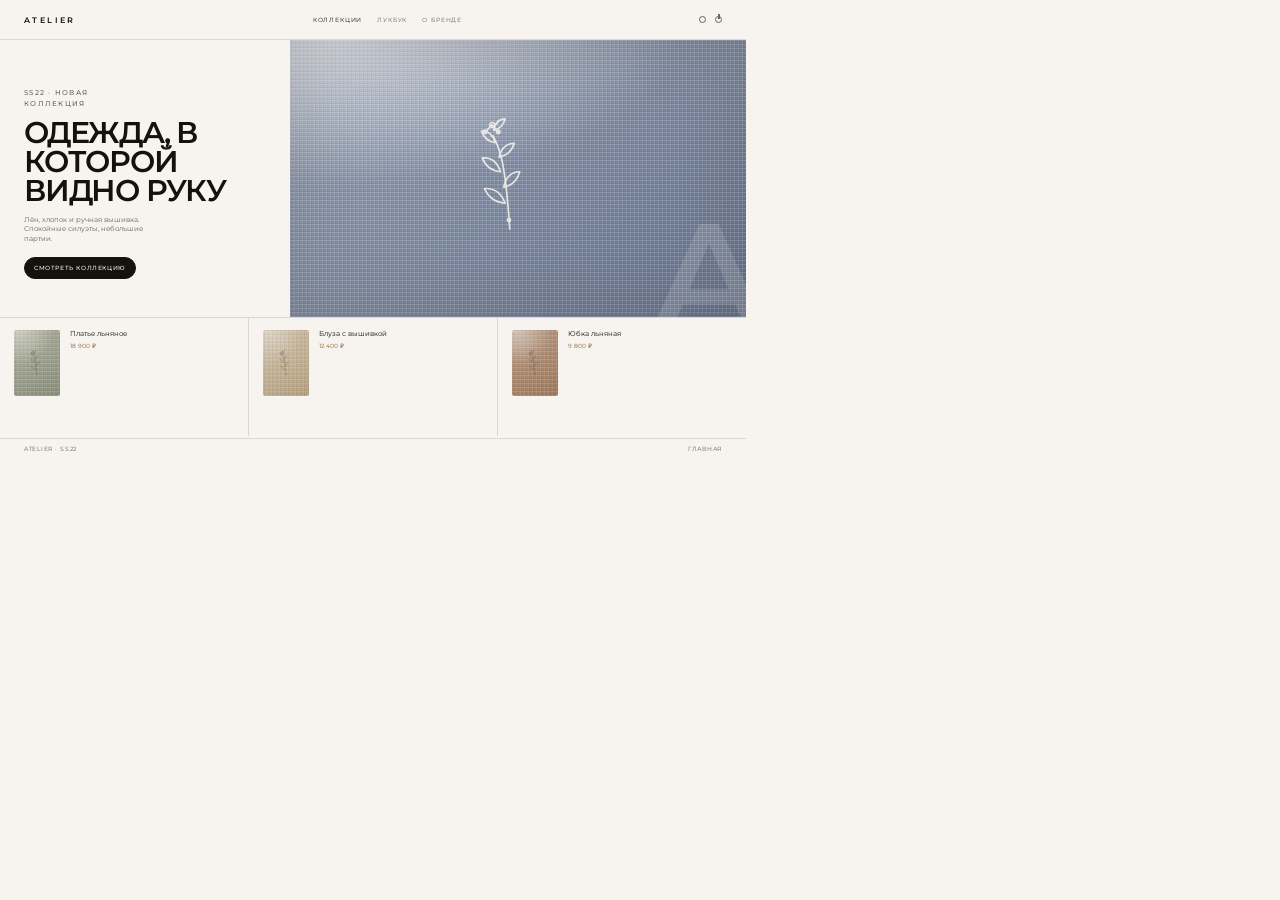
<file: tools/mockups/tour-1.html>
<!DOCTYPE html>
<html lang="ru">
<head>
<meta charset="utf-8">
<title>tour-1</title>
<link rel="stylesheet" href="mock.css">
<link rel="stylesheet" href="tour.css">
<style>
  .hero { display: grid; grid-template-columns: 290px minmax(0, 1fr); height: 278px; border-bottom: 1px solid var(--line); }
  .hero__copy { display: flex; flex-direction: column; justify-content: center; padding: 24px; }
  .hero__copy h2 { margin-top: 10px; font-size: 30px; font-weight: 600; line-height: 0.96; letter-spacing: -0.04em; text-transform: uppercase; }
  .hero__copy p { max-width: 24ch; margin-top: 10px; font-size: 6.5px; line-height: 1.5; color: var(--muted); }
  .hero__copy .btn { align-self: flex-start; margin-top: 12px; padding: 6px 9px; font-size: 6px; }
  .hero__visual { position: relative; overflow: hidden; }
  .hero__visual .sprig { position: absolute; left: 48%; top: 48%; width: 92px; height: 124px; transform: translate(-50%, -50%); color: rgba(247, 244, 239, 0.85); }
  .hero__ghost { position: absolute; right: -10px; bottom: -34px; font-size: 150px; font-weight: 600; line-height: 1; color: rgba(247, 244, 239, 0.14); letter-spacing: -0.06em; }

  .strip { display: grid; grid-template-columns: repeat(3, 1fr); gap: 1px; height: 118px; background: var(--line); }
  .strip__item { display: flex; gap: 10px; padding: 12px 14px; background: var(--paper); }
  .strip__thumb { width: 46px; height: 66px; flex: none; }
  .strip__name { font-size: 6.5px; line-height: 1.3; }
  .strip__price { margin-top: 4px; font-size: 6px; color: var(--accent); }
</style>
</head>
<body>
  <div class="page">
    <header class="top">
      <span class="wordmark">ATELIER</span>
      <nav class="top__nav"><span class="is-active">Коллекции</span><span>Лукбук</span><span>О бренде</span></nav>
      <div class="top__icons"><i class="icon"></i><i class="icon icon--bag"></i></div>
    </header>

    <div class="main">
      <div class="hero">
        <div class="hero__copy">
          <p class="eyebrow" style="font-size:7px">SS22 · новая коллекция</p>
          <h2>Одежда, в которой видно руку</h2>
          <p>Лён, хлопок и ручная вышивка. Спокойные силуэты, небольшие партии.</p>
          <span class="btn btn--dark">Смотреть коллекцию</span>
        </div>
        <div class="hero__visual linen tone-indigo">
          <span class="hero__ghost">A</span>
          <span class="sprig"></span>
        </div>
      </div>

      <div class="strip">
        <div class="strip__item">
          <div class="thumb strip__thumb linen tone-sage"><span class="sprig"></span></div>
          <div><p class="strip__name">Платье льняное</p><p class="strip__price">18 900 ₽</p></div>
        </div>
        <div class="strip__item">
          <div class="thumb strip__thumb linen tone-sand"><span class="sprig"></span></div>
          <div><p class="strip__name">Блуза с вышивкой</p><p class="strip__price">12 400 ₽</p></div>
        </div>
        <div class="strip__item">
          <div class="thumb strip__thumb linen tone-clay"><span class="sprig"></span></div>
          <div><p class="strip__name">Юбка льняная</p><p class="strip__price">9 800 ₽</p></div>
        </div>
      </div>
    </div>

    <footer class="foot"><span>ATELIER · SS22</span><span>Главная</span></footer>
  </div>
</body>
</html>
</file>
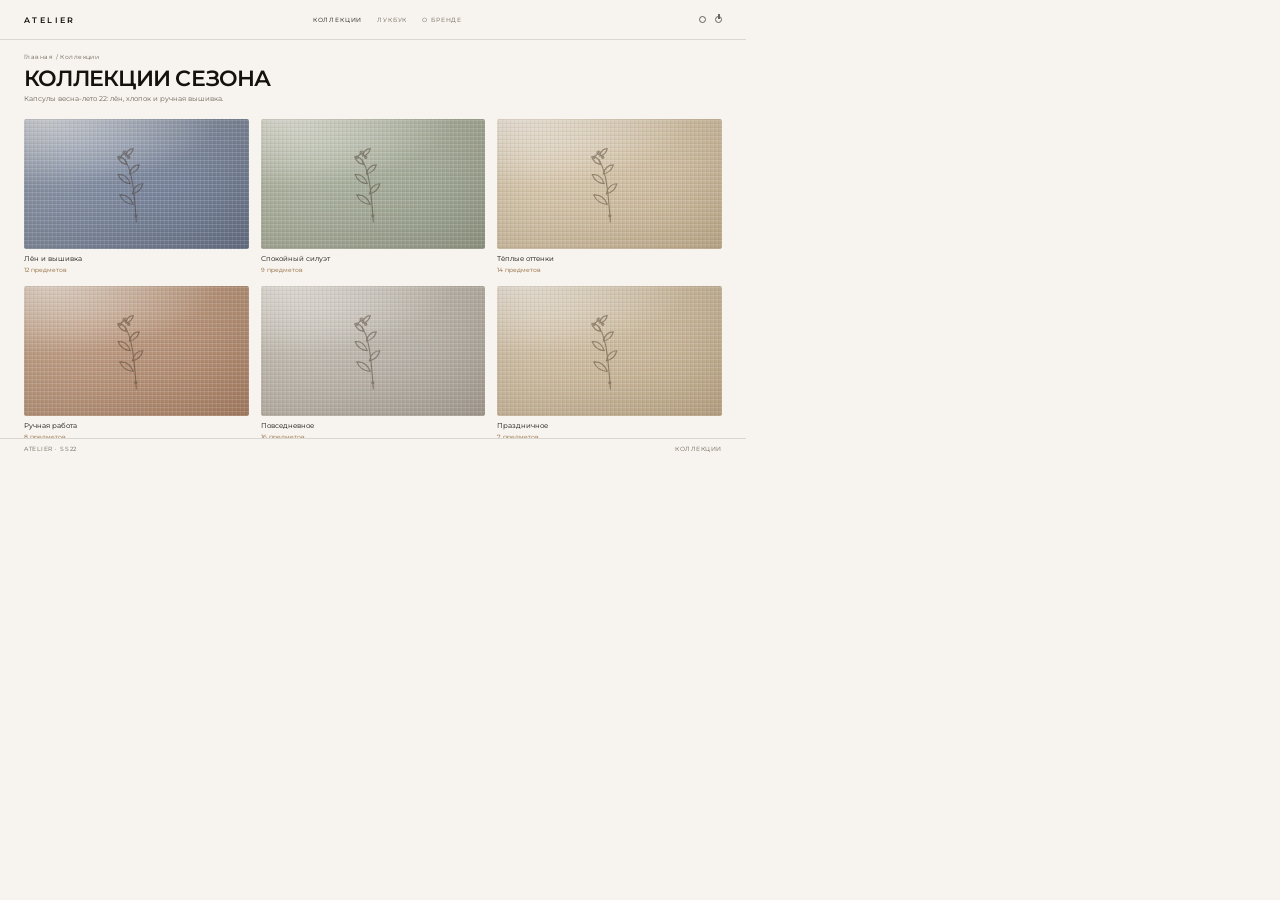
<file: tools/mockups/tour-2.html>
<!DOCTYPE html>
<html lang="ru">
<head>
<meta charset="utf-8">
<title>tour-2</title>
<link rel="stylesheet" href="mock.css">
<link rel="stylesheet" href="tour.css">
<style>
  .grid3 { row-gap: 12px; }
  .pcard__img { height: 130px; }
</style>
</head>
<body>
  <div class="page">
    <header class="top">
      <span class="wordmark">ATELIER</span>
      <nav class="top__nav"><span class="is-active">Коллекции</span><span>Лукбук</span><span>О бренде</span></nav>
      <div class="top__icons"><i class="icon"></i><i class="icon icon--bag"></i></div>
    </header>

    <div class="main">
      <p class="crumb">Главная / Коллекции</p>
      <div class="head">
        <h1>Коллекции сезона</h1>
        <p>Капсулы весна-лето 22: лён, хлопок и ручная вышивка.</p>
      </div>

      <div class="grid3">
        <div><div class="thumb pcard__img linen tone-indigo"><span class="sprig"></span></div><p class="pcard__name">Лён и вышивка</p><p class="pcard__price">12 предметов</p></div>
        <div><div class="thumb pcard__img linen tone-sage"><span class="sprig"></span></div><p class="pcard__name">Спокойный силуэт</p><p class="pcard__price">9 предметов</p></div>
        <div><div class="thumb pcard__img linen tone-sand"><span class="sprig"></span></div><p class="pcard__name">Тёплые оттенки</p><p class="pcard__price">14 предметов</p></div>
        <div><div class="thumb pcard__img linen tone-clay"><span class="sprig"></span></div><p class="pcard__name">Ручная работа</p><p class="pcard__price">8 предметов</p></div>
        <div><div class="thumb pcard__img linen tone-ash"><span class="sprig"></span></div><p class="pcard__name">Повседневное</p><p class="pcard__price">16 предметов</p></div>
        <div><div class="thumb pcard__img linen tone-linen"><span class="sprig"></span></div><p class="pcard__name">Праздничное</p><p class="pcard__price">7 предметов</p></div>
      </div>
    </div>

    <footer class="foot"><span>ATELIER · SS22</span><span>Коллекции</span></footer>
  </div>
</body>
</html>
</file>
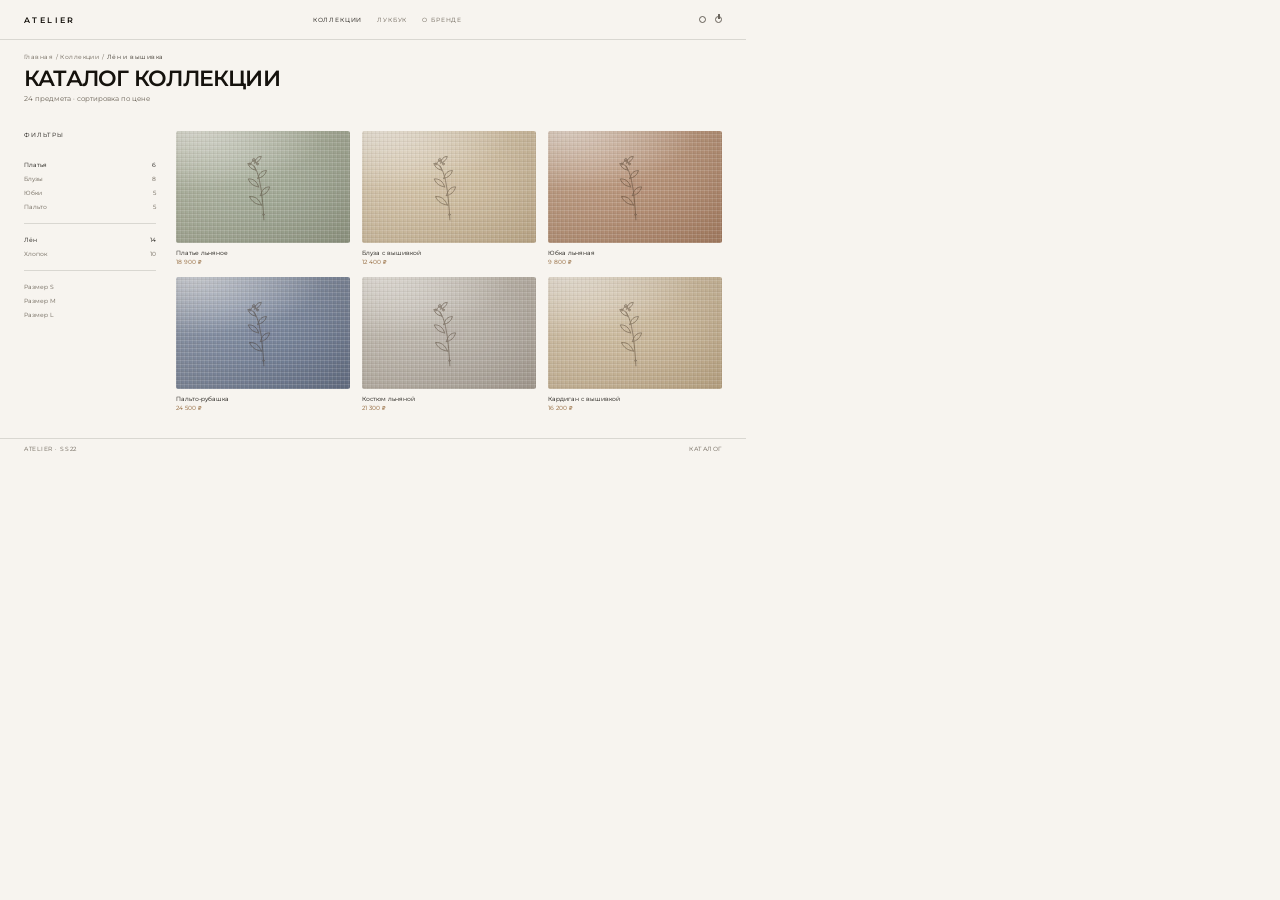
<file: tools/mockups/tour-3.html>
<!DOCTYPE html>
<html lang="ru">
<head>
<meta charset="utf-8">
<title>tour-3</title>
<link rel="stylesheet" href="mock.css">
<link rel="stylesheet" href="tour.css">
<style>
  .catalog { display: grid; grid-template-columns: 132px minmax(0, 1fr); gap: 20px; padding: 12px 24px 0; }
  .filters { font-size: 6px; color: var(--muted); }
  .filters__title { margin-bottom: 10px; font-size: 6px; letter-spacing: 0.14em; text-transform: uppercase; color: var(--ink); }
  .filters__group { padding: 9px 0; border-top: 1px solid var(--line); }
  .filters__group:first-of-type { border-top: 0; }
  .filters__item { display: flex; justify-content: space-between; padding: 3px 0; }
  .filters__item.is-on { color: var(--ink); }

  .goods { display: grid; grid-template-columns: repeat(3, minmax(0, 1fr)); gap: 12px; }
  .goods .pcard__img { height: 112px; }
  .goods .pcard__name { font-size: 6px; }
  .goods .pcard__price { font-size: 5.5px; }
</style>
</head>
<body>
  <div class="page">
    <header class="top">
      <span class="wordmark">ATELIER</span>
      <nav class="top__nav"><span class="is-active">Коллекции</span><span>Лукбук</span><span>О бренде</span></nav>
      <div class="top__icons"><i class="icon"></i><i class="icon icon--bag"></i></div>
    </header>

    <div class="main">
      <p class="crumb">Главная / Коллекции / <span>Лён и вышивка</span></p>
      <div class="head">
        <h1>Каталог коллекции</h1>
        <p>24 предмета · сортировка по цене</p>
      </div>

      <div class="catalog">
        <aside class="filters">
          <p class="filters__title">Фильтры</p>
          <div class="filters__group">
            <p class="filters__item is-on"><span>Платья</span><span>6</span></p>
            <p class="filters__item"><span>Блузы</span><span>8</span></p>
            <p class="filters__item"><span>Юбки</span><span>5</span></p>
            <p class="filters__item"><span>Пальто</span><span>5</span></p>
          </div>
          <div class="filters__group">
            <p class="filters__item is-on"><span>Лён</span><span>14</span></p>
            <p class="filters__item"><span>Хлопок</span><span>10</span></p>
          </div>
          <div class="filters__group">
            <p class="filters__item"><span>Размер S</span></p>
            <p class="filters__item"><span>Размер M</span></p>
            <p class="filters__item"><span>Размер L</span></p>
          </div>
        </aside>

        <div class="goods">
          <div><div class="thumb pcard__img linen tone-sage"><span class="sprig"></span></div><p class="pcard__name">Платье льняное</p><p class="pcard__price">18 900 ₽</p></div>
          <div><div class="thumb pcard__img linen tone-sand"><span class="sprig"></span></div><p class="pcard__name">Блуза с вышивкой</p><p class="pcard__price">12 400 ₽</p></div>
          <div><div class="thumb pcard__img linen tone-clay"><span class="sprig"></span></div><p class="pcard__name">Юбка льняная</p><p class="pcard__price">9 800 ₽</p></div>
          <div><div class="thumb pcard__img linen tone-indigo"><span class="sprig"></span></div><p class="pcard__name">Пальто-рубашка</p><p class="pcard__price">24 500 ₽</p></div>
          <div><div class="thumb pcard__img linen tone-ash"><span class="sprig"></span></div><p class="pcard__name">Костюм льняной</p><p class="pcard__price">21 300 ₽</p></div>
          <div><div class="thumb pcard__img linen tone-linen"><span class="sprig"></span></div><p class="pcard__name">Кардиган с вышивкой</p><p class="pcard__price">16 200 ₽</p></div>
        </div>
      </div>
    </div>

    <footer class="foot"><span>ATELIER · SS22</span><span>Каталог</span></footer>
  </div>
</body>
</html>
</file>
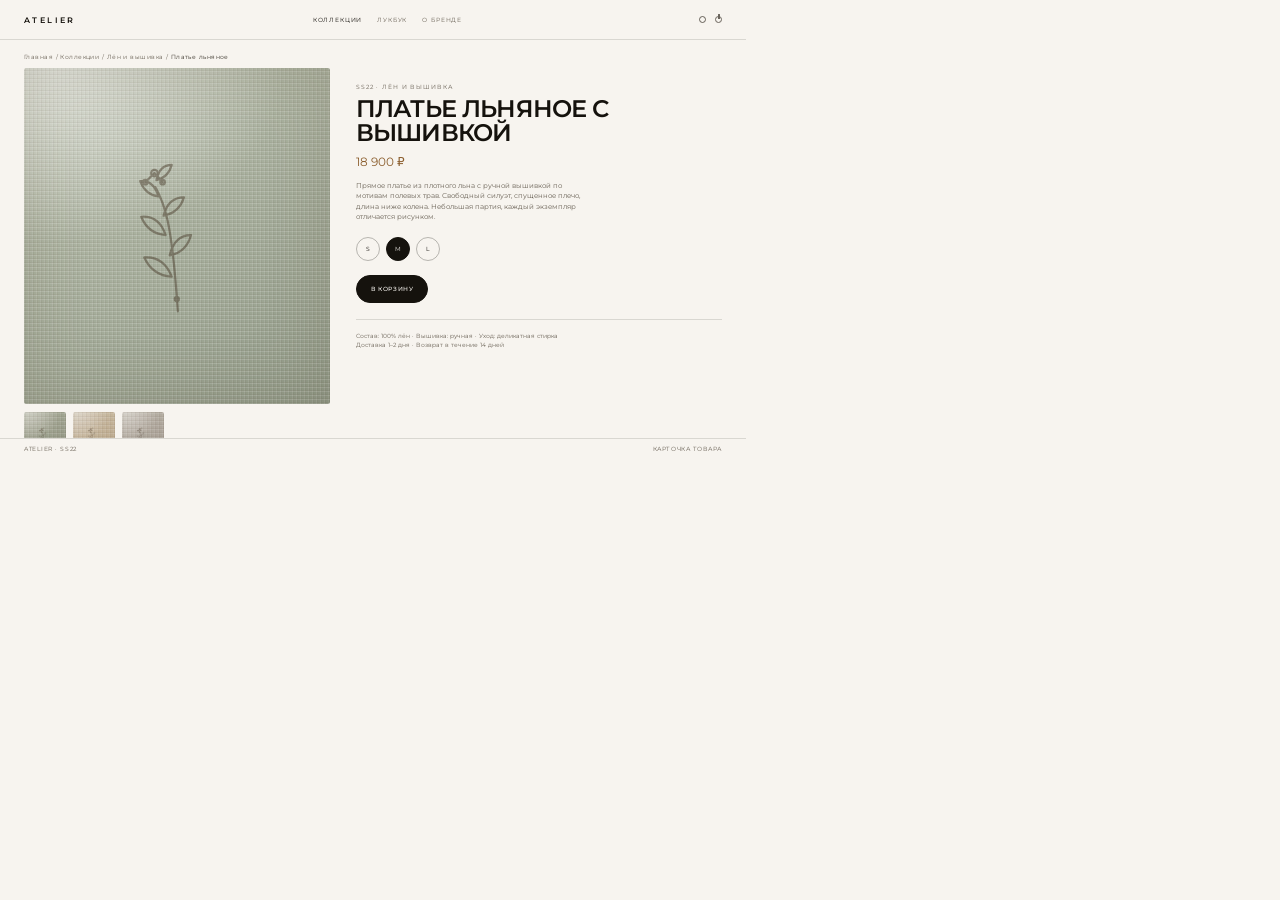
<file: tools/mockups/tour-4.html>
<!DOCTYPE html>
<html lang="ru">
<head>
<meta charset="utf-8">
<title>tour-4</title>
<link rel="stylesheet" href="mock.css">
<link rel="stylesheet" href="tour.css">
<style>
  .product { display: grid; grid-template-columns: 306px minmax(0, 1fr); gap: 26px; padding: 8px 24px 0; }
  .product__media { position: relative; }
  .product__img { height: 336px; }
  .product__img .sprig { width: 40%; height: 58%; }
  .product__thumbs { display: flex; gap: 7px; margin-top: 8px; }
  .product__thumbs .thumb { width: 42px; height: 54px; }
  .product__info { padding-top: 16px; }
  .product__eyebrow { font-size: 5.5px; letter-spacing: 0.16em; text-transform: uppercase; color: var(--muted); }
  .product__info h1 { margin-top: 7px; font-size: 24px; font-weight: 600; line-height: 1.02; letter-spacing: -0.035em; text-transform: uppercase; }
  .product__price { margin-top: 8px; font-size: 12px; color: var(--accent); }
  .product__desc { max-width: 46ch; margin-top: 12px; font-size: 6.5px; line-height: 1.6; color: var(--muted); }
  .sizes { display: flex; gap: 6px; margin-top: 14px; }
  .size { display: grid; place-items: center; width: 24px; height: 24px; border: 1px solid var(--line-strong); border-radius: 50%; font-size: 6px; }
  .size.is-on { border-color: var(--ink); background: var(--ink); color: var(--paper); }
  .product .btn { margin-top: 14px; padding: 9px 14px; font-size: 6px; }
  .meta { margin-top: 16px; padding-top: 12px; border-top: 1px solid var(--line); font-size: 5.5px; line-height: 1.7; color: var(--muted); }
</style>
</head>
<body>
  <div class="page">
    <header class="top">
      <span class="wordmark">ATELIER</span>
      <nav class="top__nav"><span class="is-active">Коллекции</span><span>Лукбук</span><span>О бренде</span></nav>
      <div class="top__icons"><i class="icon"></i><i class="icon icon--bag"></i></div>
    </header>

    <div class="main">
      <p class="crumb">Главная / Коллекции / Лён и вышивка / <span>Платье льняное</span></p>

      <div class="product">
        <div class="product__media">
          <div class="thumb product__img linen tone-sage"><span class="sprig"></span></div>
          <div class="product__thumbs">
            <div class="thumb linen tone-sage"><span class="sprig"></span></div>
            <div class="thumb linen tone-sand"><span class="sprig"></span></div>
            <div class="thumb linen tone-ash"><span class="sprig"></span></div>
          </div>
        </div>

        <div class="product__info">
          <p class="product__eyebrow">SS22 · Лён и вышивка</p>
          <h1>Платье льняное с вышивкой</h1>
          <p class="product__price">18 900 ₽</p>
          <p class="product__desc">Прямое платье из плотного льна с ручной вышивкой по мотивам полевых трав. Свободный силуэт, спущенное плечо, длина ниже колена. Небольшая партия, каждый экземпляр отличается рисунком.</p>

          <div class="sizes"><span class="size">S</span><span class="size is-on">M</span><span class="size">L</span></div>

          <span class="btn btn--dark">В корзину</span>

          <p class="meta">Состав: 100% лён · Вышивка: ручная · Уход: деликатная стирка<br>Доставка 1–2 дня · Возврат в течение 14 дней</p>
        </div>
      </div>
    </div>

    <footer class="foot"><span>ATELIER · SS22</span><span>Карточка товара</span></footer>
  </div>
</body>
</html>
</file>
<file: tools/mockups/mock.css>
/* Shared look for the anonymised case-study mockups.
   Rendered by tools/build_assets.py through headless Chrome. */

@font-face {
  font-family: "Montserrat";
  src: url("../../assets/fonts/montserrat-cyrillic.woff2") format("woff2");
  font-weight: 100 900;
  font-style: normal;
  font-display: block;
  unicode-range: U+0301, U+0400-045F, U+0490-0491, U+04B0-04B1, U+2116;
}

@font-face {
  font-family: "Montserrat";
  src: url("../../assets/fonts/montserrat-latin.woff2") format("woff2");
  font-weight: 100 900;
  font-style: normal;
  font-display: block;
  unicode-range: U+0000-00FF, U+0131, U+0152-0153, U+02BB-02BC, U+02C6, U+02DA,
    U+02DC, U+0304, U+0308, U+0329, U+2000-206F, U+20AC, U+2122, U+2191, U+2193,
    U+2212, U+2215, U+FEFF, U+FFFD;
}

:root {
  --paper: #f7f4ef;
  --paper-2: #fffdf9;
  --ink: #15120d;
  --ink-soft: #3a342b;
  --muted: #6b6357;
  --line: rgba(21, 18, 13, 0.13);
  --line-strong: rgba(21, 18, 13, 0.28);
  --accent: #8c5f2f;
  --accent-soft: #ca9f75;
  --panel: #1c1915;
}

*,
*::before,
*::after {
  box-sizing: border-box;
}

html,
body {
  margin: 0;
  padding: 0;
  background: transparent;
}

body {
  font-family: "Montserrat", "Segoe UI", system-ui, sans-serif;
  color: var(--ink);
  -webkit-font-smoothing: antialiased;
  -moz-osx-font-smoothing: grayscale;
  text-rendering: optimizeLegibility;
  overflow: hidden;
}

img,
svg {
  display: block;
}

h1,
h2,
h3,
p,
ul,
ol,
figure {
  margin: 0;
}

ul,
ol {
  padding: 0;
  list-style: none;
}

a {
  color: inherit;
  text-decoration: none;
}

/* ---------- typography ---------- */

.display {
  font-weight: 600;
  line-height: 0.95;
  letter-spacing: -0.035em;
  text-transform: uppercase;
}

.eyebrow {
  font-size: 10px;
  font-weight: 500;
  letter-spacing: 0.18em;
  text-transform: uppercase;
  color: var(--muted);
}

.muted {
  color: var(--muted);
}

.tiny {
  font-size: 9px;
  letter-spacing: 0.04em;
}

/* ---------- controls ---------- */

.btn {
  display: inline-flex;
  align-items: center;
  gap: 8px;
  padding: 9px 15px;
  border: 1px solid var(--line-strong);
  border-radius: 999px;
  background: transparent;
  font-size: 9px;
  font-weight: 500;
  letter-spacing: 0.1em;
  text-transform: uppercase;
  white-space: nowrap;
}

.btn--dark {
  border-color: var(--ink);
  background: var(--ink);
  color: var(--paper);
}

.btn--block {
  display: flex;
  justify-content: center;
  width: 100%;
  border-radius: 4px;
  padding: 11px 14px;
}

.field {
  height: 30px;
  border: 1px solid var(--line);
  border-radius: 4px;
  background: #fff;
  padding: 0 10px;
  font-size: 10px;
  color: var(--ink-soft);
  display: flex;
  align-items: center;
}

/* ---------- fabric ---------- */

.linen {
  position: relative;
  background-color: var(--tone, #d6c8b2);
  background-image:
    repeating-linear-gradient(
      0deg,
      rgba(255, 255, 255, 0.14) 0 1px,
      rgba(60, 42, 24, 0.05) 1px 2px,
      transparent 2px 4px
    ),
    repeating-linear-gradient(
      90deg,
      rgba(255, 255, 255, 0.1) 0 1px,
      rgba(60, 42, 24, 0.05) 1px 2px,
      transparent 2px 4px
    ),
    radial-gradient(130% 90% at 10% 0%, rgba(255, 255, 255, 0.55), transparent 58%),
    linear-gradient(145deg, var(--tone, #d6c8b2), var(--tone-2, #b9a688));
  box-shadow: inset 0 0 70px rgba(74, 54, 32, 0.16);
}

.linen--soft {
  box-shadow: inset 0 0 45px rgba(74, 54, 32, 0.1);
}

.tone-linen {
  --tone: #dbcdb6;
  --tone-2: #bfaa8a;
}

.tone-sage {
  --tone: #bcc2b0;
  --tone-2: #919a88;
}

.tone-clay {
  --tone: #c9ab93;
  --tone-2: #a98066;
}

.tone-indigo {
  --tone: #97a2b5;
  --tone-2: #62708a;
}

.tone-ash {
  --tone: #d0cbc2;
  --tone-2: #a8a199;
}

.tone-sand {
  --tone: #e2d5be;
  --tone-2: #c3af90;
}

.thumb {
  position: relative;
  overflow: hidden;
  border-radius: 2px;
}

.thumb--tall {
  aspect-ratio: 3 / 4;
}

.thumb--wide {
  aspect-ratio: 4 / 3;
}

.thumb .sprig {
  position: absolute;
  left: 50%;
  top: 50%;
  width: 46%;
  height: 62%;
  transform: translate(-50%, -50%);
  color: rgba(58, 42, 24, 0.42);
}

.sprig {
  width: 100%;
  height: 100%;
  background: currentColor;
  -webkit-mask: url("sprig.svg") center / contain no-repeat;
  mask: url("sprig.svg") center / contain no-repeat;
}

/* ---------- device frames ---------- */

.laptop {
  position: relative;
  width: 859px;
  height: 549px;
}

.laptop__body {
  position: absolute;
  left: 29px;
  top: 26px;
  width: 800px;
  height: 480px;
  padding: 20px 20px 30px;
  border-radius: 14px 14px 8px 8px;
  background: #0c0b09;
  box-shadow: 0 2px 0 rgba(255, 255, 255, 0.12) inset;
}

.laptop__screen {
  width: 760px;
  height: 430px;
  overflow: hidden;
  background: var(--paper);
}

.laptop__camera {
  position: absolute;
  left: 50%;
  top: 9px;
  width: 5px;
  height: 5px;
  margin-left: -2.5px;
  border-radius: 50%;
  background: #2a2a2c;
}

.laptop__base {
  position: absolute;
  left: 0;
  top: 506px;
  width: 859px;
  height: 32px;
  border-radius: 0 0 16px 16px;
  background: linear-gradient(180deg, #454547 0%, #2a2a2c 34%, #171718 100%);
  box-shadow: 0 1px 0 rgba(255, 255, 255, 0.18) inset;
}

.laptop__base::after {
  content: "";
  position: absolute;
  left: 50%;
  top: 0;
  width: 120px;
  height: 7px;
  margin-left: -60px;
  border-radius: 0 0 8px 8px;
  background: #101011;
}

.phone {
  position: relative;
  width: 273px;
  height: 505px;
}

.phone__body {
  position: absolute;
  inset: 8px;
  padding: 10px;
  border-radius: 40px;
  background: #0b0a09;
  box-shadow: 0 1px 0 rgba(255, 255, 255, 0.16) inset;
}

.phone__screen {
  width: 100%;
  height: 100%;
  overflow: hidden;
  border-radius: 31px;
  background: var(--paper);
}

.phone__notch {
  position: absolute;
  left: 50%;
  top: 9px;
  width: 84px;
  height: 20px;
  margin-left: -42px;
  border-radius: 0 0 12px 12px;
  background: #0b0a09;
  z-index: 5;
}

/* ---------- storefront shell ---------- */

.site {
  display: flex;
  flex-direction: column;
  width: 100%;
  height: 100%;
  background: var(--paper);
}

.site__bar {
  display: flex;
  align-items: center;
  justify-content: space-between;
  flex: none;
  height: 46px;
  padding: 0 30px;
  border-bottom: 1px solid var(--line);
}

.wordmark {
  font-size: 12px;
  font-weight: 600;
  letter-spacing: 0.34em;
}

.site__nav {
  display: flex;
  gap: 20px;
  font-size: 8px;
  letter-spacing: 0.15em;
  text-transform: uppercase;
  color: var(--muted);
}

.site__icons {
  display: flex;
  align-items: center;
  gap: 13px;
}

.icon {
  position: relative;
  width: 11px;
  height: 11px;
  border: 1px solid var(--ink-soft);
  border-radius: 50%;
  opacity: 0.75;
}

.icon--square {
  border-radius: 1px;
}

.icon--bag::after {
  content: "";
  position: absolute;
  left: 2px;
  right: 2px;
  top: -3px;
  height: 5px;
  border: 1px solid var(--ink-soft);
  border-bottom: 0;
  border-radius: 4px 4px 0 0;
}

.price {
  font-size: 10px;
  color: var(--accent);
  letter-spacing: 0.02em;
}

.rule {
  height: 1px;
  background: var(--line);
}

/* ---------- product cards ---------- */

.cards {
  display: grid;
  grid-template-columns: repeat(3, minmax(0, 1fr));
  gap: 22px;
}

.card__caption {
  margin-top: 9px;
  font-size: 10px;
  line-height: 1.35;
}

.card__meta {
  margin-top: 4px;
  font-size: 9px;
  color: var(--muted);
}

/* ---------- scrollbar-free capture ---------- */

::-webkit-scrollbar {
  display: none;
}
</file>
<file: tools/mockups/tour.css>
/* 746×458 screens for the animated store tour. */

html,
body {
  width: 746px;
  height: 458px;
  background: var(--paper);
}

.page {
  display: flex;
  flex-direction: column;
  width: 100%;
  height: 100%;
  background: var(--paper);
}

.top {
  display: flex;
  align-items: center;
  justify-content: space-between;
  flex: none;
  height: 40px;
  padding: 0 24px;
  border-bottom: 1px solid var(--line);
}

.top .wordmark { font-size: 8px; letter-spacing: 0.3em; }
.top__nav { display: flex; gap: 15px; font-size: 6px; letter-spacing: 0.14em; text-transform: uppercase; color: var(--muted); }
.top__nav .is-active { color: var(--ink); }
.top__icons { display: flex; gap: 9px; align-items: center; }
.top .icon { width: 7px; height: 7px; }

.main { flex: 1; min-height: 0; overflow: hidden; }

.foot {
  display: flex;
  align-items: center;
  justify-content: space-between;
  flex: none;
  height: 20px;
  padding: 0 24px;
  border-top: 1px solid var(--line);
  font-size: 5.5px;
  letter-spacing: 0.1em;
  text-transform: uppercase;
  color: var(--muted);
}

.crumb { padding: 14px 24px 0; font-size: 5.5px; letter-spacing: 0.08em; color: var(--muted); }
.crumb span { color: var(--ink-soft); }

.head { padding: 8px 24px 14px; }
.head h1 { font-size: 22px; font-weight: 600; line-height: 1.02; letter-spacing: -0.035em; text-transform: uppercase; }
.head p { margin-top: 5px; font-size: 6.5px; line-height: 1.5; color: var(--muted); }

.grid3 { display: grid; grid-template-columns: repeat(3, minmax(0, 1fr)); gap: 12px; padding: 0 24px; }

.pcard__img { height: 128px; }
.pcard__name { margin-top: 6px; font-size: 6.5px; line-height: 1.35; }
.pcard__price { margin-top: 2px; font-size: 6px; color: var(--accent); }
</file>
